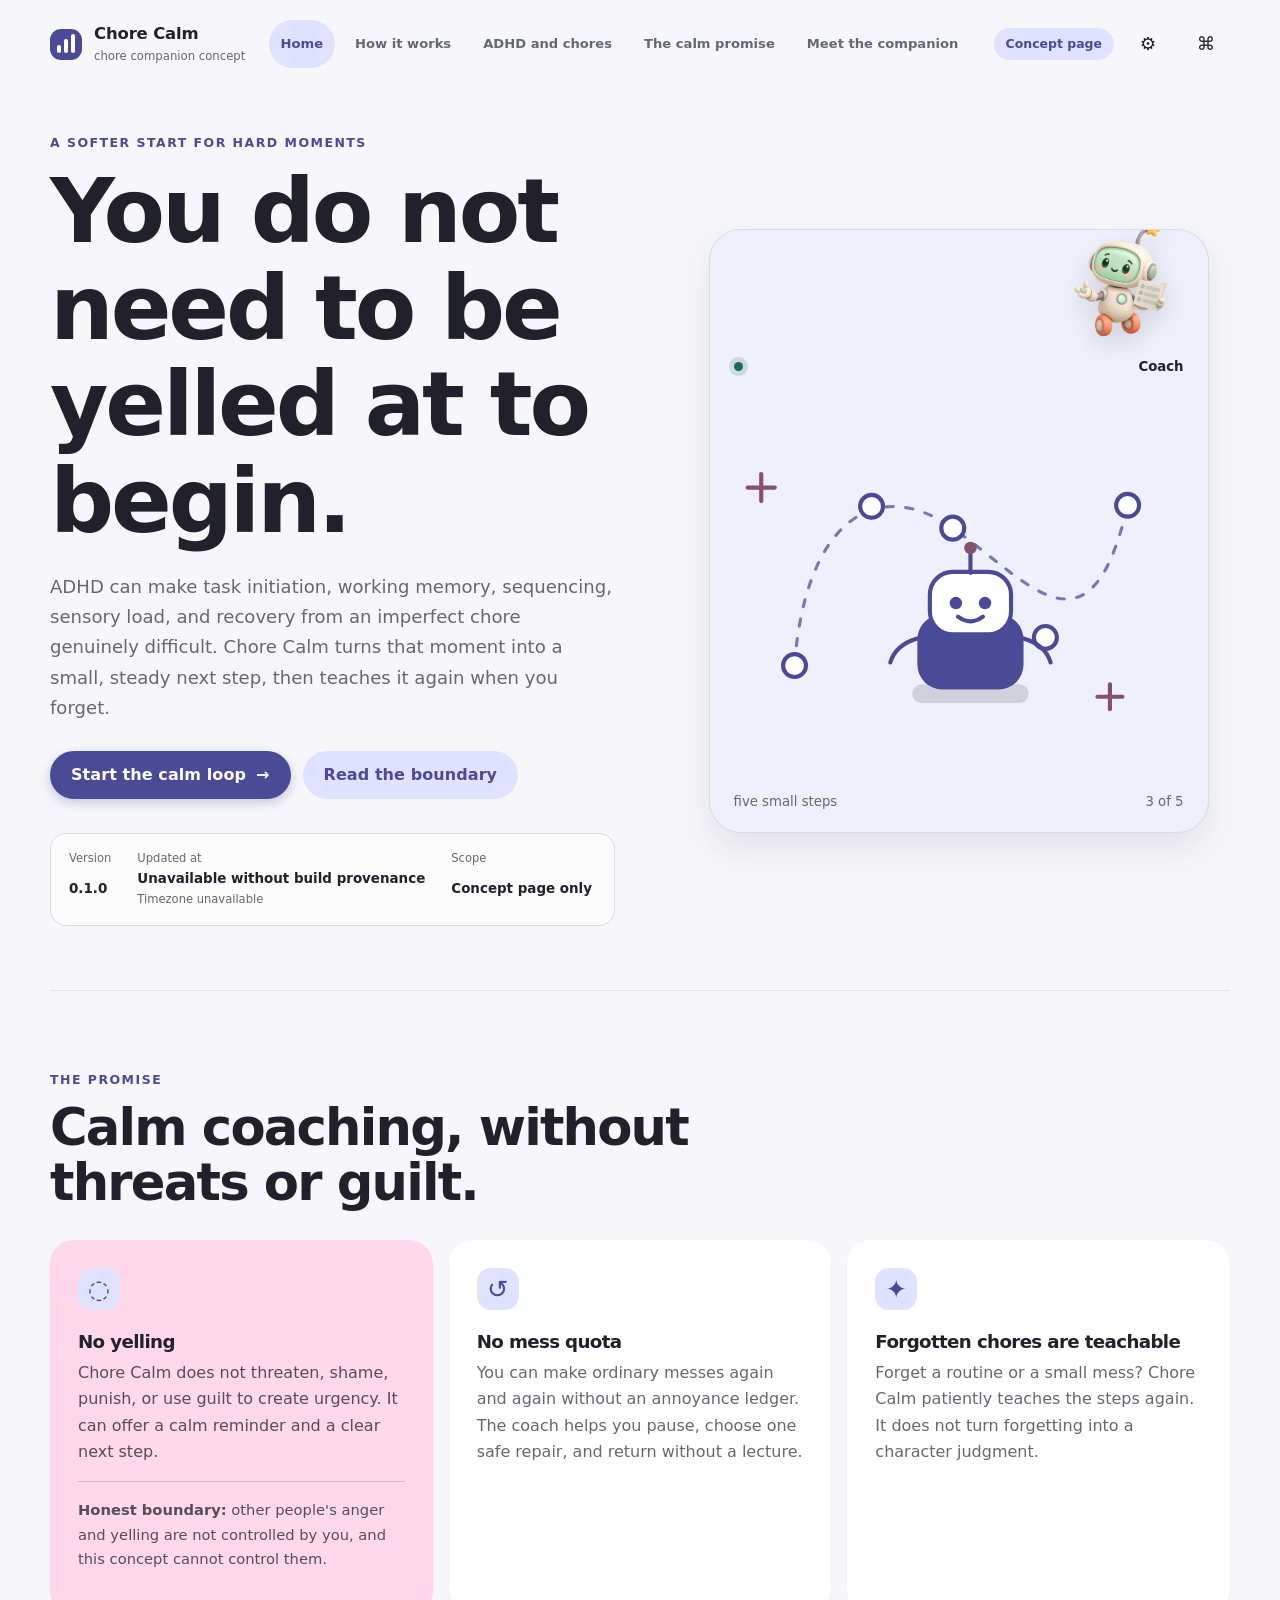
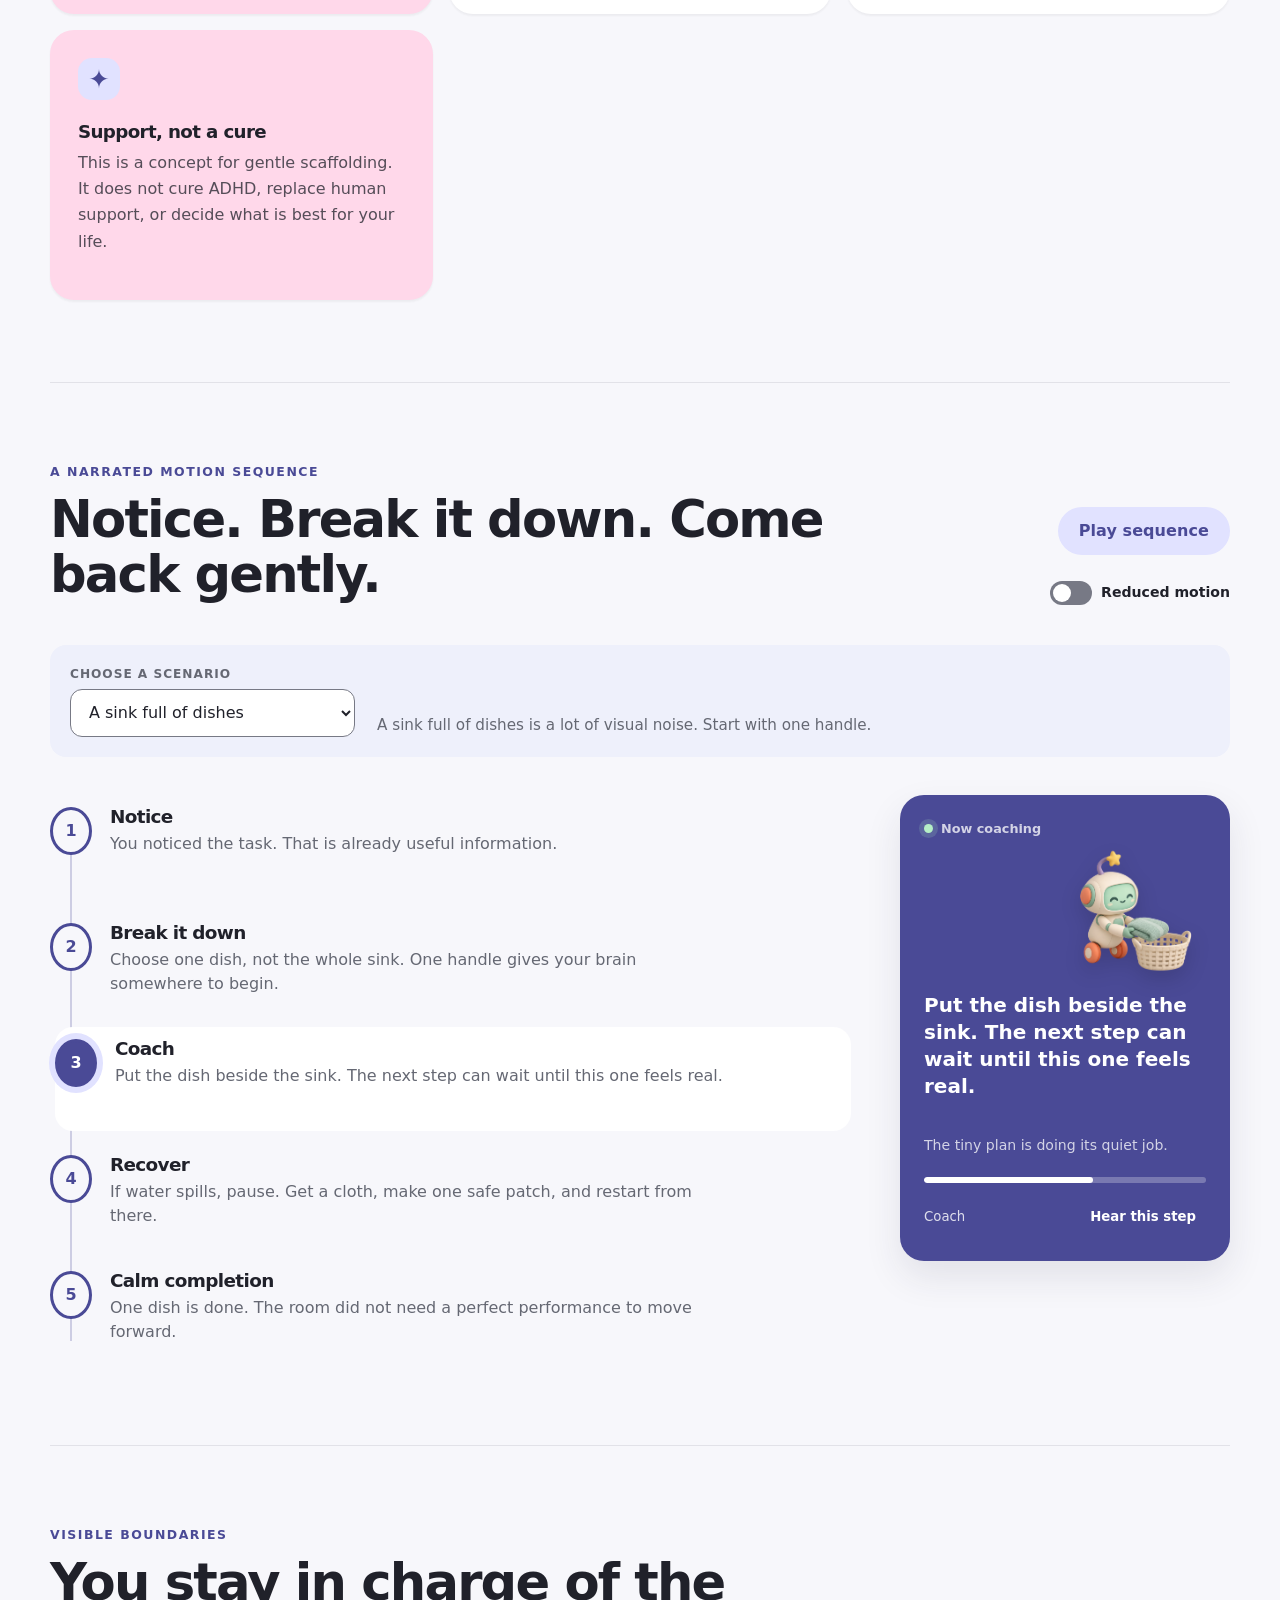
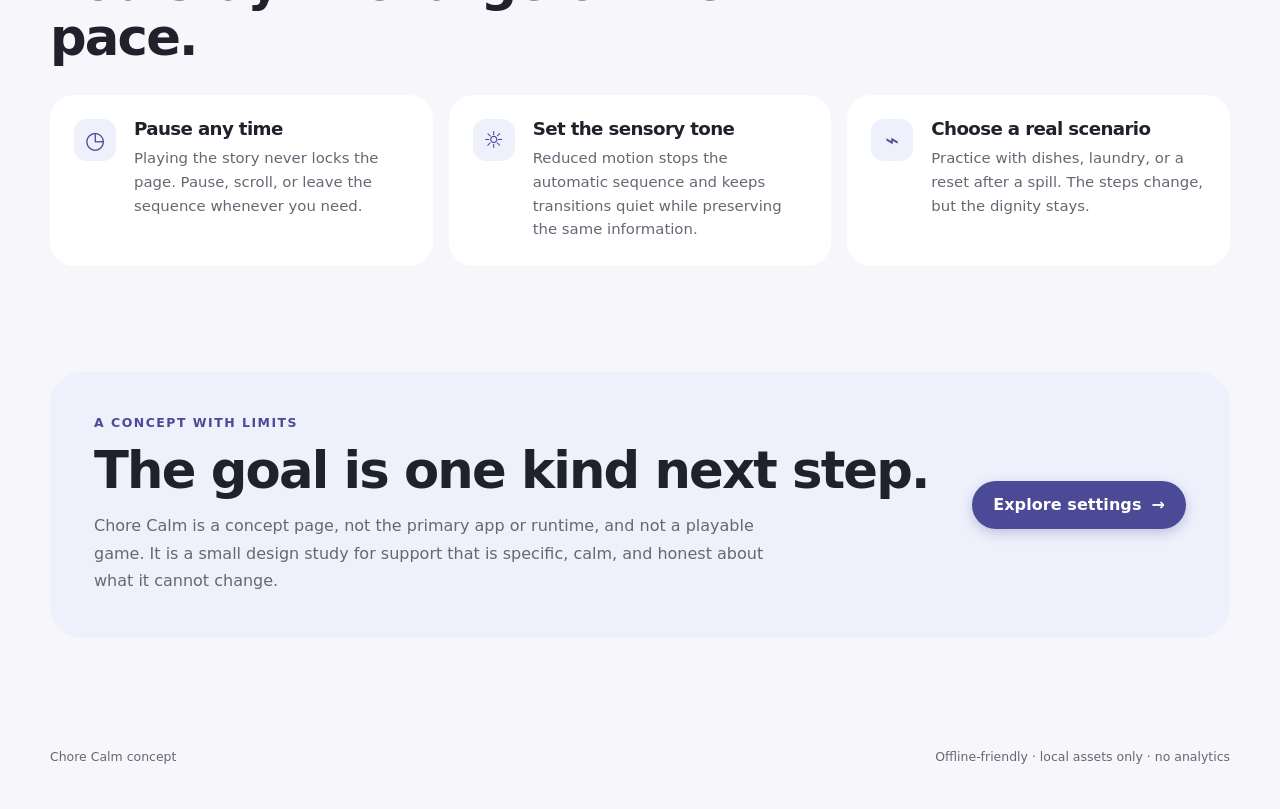
<file: index.html>
<!doctype html>
<html lang="en">
  <head>
    <meta charset="utf-8" />
    <meta name="viewport" content="width=device-width, initial-scale=1" />
    <meta name="robots" content="noindex, nofollow, noarchive" />
    <meta name="theme-color" content="#f6f7fb" />
    <meta name="description" content="A calm, non-shaming chore companion concept for difficult task starts and recovery moments." />
    <meta property="og:title" content="Chore Calm | A gentler way to begin" />
    <meta property="og:description" content="A calm chore companion concept with no mess quota, no yelling, and patient chore teaching." />
    <meta property="og:url" content="https://Ding-Ding-Projects.github.io/chore-calm/" />
    <meta property="og:type" content="website" />
    <meta property="og:site_name" content="Chore Calm" />
    <meta property="og:image" content="https://Ding-Ding-Projects.github.io/chore-calm/social-preview.png" />
    <meta property="og:image:width" content="1200" />
    <meta property="og:image:height" content="630" />
    <meta property="og:image:alt" content="Chore Calm companion robot with a calm five-step chore plan" />
    <meta name="twitter:card" content="summary_large_image" />
    <title>Chore Calm | A gentler way to begin</title>
    <link rel="icon" href="favicon.svg" type="image/svg+xml" />
    <link rel="stylesheet" href="styles.css" />
  </head>
  <body>
    <a class="skip-link" href="#main-content">Skip to content</a>
    <div class="app-shell">
      <header class="top-bar" aria-label="Page header">
        <md-link class="brand" href="#top" aria-label="Chore Calm home">
          <span class="brand-mark" aria-hidden="true"><span></span><span></span><span></span></span>
          <span>
            <strong>Chore Calm</strong>
            <small>chore companion concept</small>
          </span>
        </md-link>
        <nav class="page-nav" aria-label="Marketing pages"><md-link href="index.html" aria-current="page">Home</md-link><md-link href="how-it-works.html">How it works</md-link><md-link href="adhd-and-chores.html">ADHD and chores</md-link><md-link href="calm-promise.html">The calm promise</md-link><md-link href="about-robot.html">Meet the companion</md-link></nav>
        <div class="top-actions">
          <span class="concept-chip">Concept page</span>
          <md-icon-button class="icon-button" id="open-settings" aria-label="Open settings" aria-haspopup="dialog" aria-controls="settings-dialog" title="Open settings">⚙</md-icon-button>
          <md-icon-button class="icon-button" id="open-palette" aria-label="Open command palette" aria-haspopup="dialog" aria-controls="palette-dialog" title="Open command palette">⌘</md-icon-button>
        </div>
      </header>

      <main id="main-content" tabindex="-1">
        <section class="hero section-wrap" id="top" aria-labelledby="hero-title">
          <div class="hero-copy">
            <p class="eyebrow">A softer start for hard moments</p>
            <h1 id="hero-title">You do not need to be yelled at to begin.</h1>
            <p class="hero-lede">ADHD can make task initiation, working memory, sequencing, sensory load, and recovery from an imperfect chore genuinely difficult. Chore Calm turns that moment into a small, steady next step, then teaches it again when you forget.</p>
            <div class="hero-actions" role="group" aria-label="Explore the concept">
              <md-button class="button button-filled" id="start-story">Start the calm loop <span aria-hidden="true">→</span></md-button>
              <md-button class="button button-tonal" id="scroll-promise">Read the boundary</md-button>
            </div>
            <div class="provenance-card" aria-label="Concept provenance">
              <div><span class="meta-label">Version</span><strong id="version-value">0.1.0</strong></div>
              <div><span class="meta-label">Updated at</span><strong id="updated-value">Unavailable without build provenance</strong><small class="meta-label" id="updated-timezone">Timezone unavailable</small></div>
              <div><span class="meta-label">Scope</span><strong>Concept page only</strong></div>
            </div>
          </div>
          <div class="hero-visual" aria-label="Illustration of a small calm coaching loop">
            <div class="orbital-card">
              <img class="hero-mascot" src="assets/chore-calm-mascot-hero.png" alt="A friendly cream, mint, and coral companion robot holding a simple five-step card" />
              <div class="orbital-label"><span class="status-dot"></span><span id="story-status">Ready when you are</span></div>
              <svg class="orbital-art" viewBox="0 0 440 360" role="img" aria-labelledby="orbital-title orbital-description">
                <title id="orbital-title">A small robot beside a five-step path</title>
                <desc id="orbital-description">The path moves through notice, break-down, coaching, recovery, and calm completion.</desc>
                <path class="orbit-path" d="M62 258 C72 120 140 74 214 126 S346 259 382 104" />
                <circle class="path-node node-one" cx="62" cy="258" r="11" />
                <circle class="path-node node-two" cx="136" cy="105" r="11" />
                <circle class="path-node node-three" cx="214" cy="126" r="11" />
                <circle class="path-node node-four" cx="303" cy="231" r="11" />
                <circle class="path-node node-five" cx="382" cy="104" r="11" />
                <g class="robot" transform="translate(170 164)">
                  <rect class="robot-shadow" x="5" y="112" width="112" height="18" rx="9" />
                  <rect class="robot-body" x="10" y="45" width="102" height="72" rx="24" />
                  <rect class="robot-head" x="22" y="4" width="78" height="60" rx="22" />
                  <circle class="robot-eye" cx="47" cy="34" r="6" />
                  <circle class="robot-eye" cx="75" cy="34" r="6" />
                  <path class="robot-smile" d="M49 47 Q61 56 73 47" />
                  <path class="robot-antenna" d="M61 5 V-14" />
                  <circle class="robot-light" cx="61" cy="-19" r="6" />
                  <path class="robot-arm" d="M10 68 Q-11 74 -16 91" />
                  <path class="robot-arm" d="M112 68 Q133 74 138 91" />
                </g>
                <g class="sparkle sparkle-one" aria-hidden="true"><path d="M30 74v26M17 87h26" /></g>
                <g class="sparkle sparkle-two" aria-hidden="true"><path d="M365 276v24M353 288h24" /></g>
              </svg>
              <div class="orbital-footer"><span>five small steps</span><span id="step-count">1 of 5</span></div>
            </div>
          </div>
        </section>

        <section class="promise-section section-wrap" id="promise" aria-labelledby="promise-title">
          <div class="section-heading">
            <p class="eyebrow">The promise</p>
            <h2 id="promise-title">Calm coaching, without threats or guilt.</h2>
          </div>
          <div class="promise-grid">
            <article class="promise-card promise-card-primary">
              <span class="large-icon" aria-hidden="true">◌</span>
              <h3>No yelling</h3>
              <p>Chore Calm does not threaten, shame, punish, or use guilt to create urgency. It can offer a calm reminder and a clear next step.</p>
              <p class="boundary-note"><strong>Honest boundary:</strong> other people's anger and yelling are not controlled by you, and this concept cannot control them.</p>
            </article>
            <article class="promise-card">
              <span class="large-icon" aria-hidden="true">↺</span>
              <h3>No mess quota</h3>
              <p>You can make ordinary messes again and again without an annoyance ledger. The coach helps you pause, choose one safe repair, and return without a lecture.</p>
            </article>
            <article class="promise-card">
              <span class="large-icon" aria-hidden="true">✦</span>
              <h3>Forgotten chores are teachable</h3>
              <p>Forget a routine or a small mess? Chore Calm patiently teaches the steps again. It does not turn forgetting into a character judgment.</p>
            </article>
            <article class="promise-card promise-card-primary">
              <span class="large-icon" aria-hidden="true">✦</span>
              <h3>Support, not a cure</h3>
              <p>This is a concept for gentle scaffolding. It does not cure ADHD, replace human support, or decide what is best for your life.</p>
            </article>
          </div>
        </section>

        <section class="story-section section-wrap" id="story" aria-labelledby="story-title">
          <div class="story-header">
            <div>
              <p class="eyebrow">A narrated motion sequence</p>
              <h2 id="story-title">Notice. Break it down. Come back gently.</h2>
            </div>
            <div class="story-tools" role="group" aria-label="Motion controls">
              <md-button class="button button-tonal" id="play-story" aria-pressed="false">Play sequence</md-button>
              <label class="switch-label"><md-switch id="reduced-motion" aria-label="Reduced motion"></md-switch><span>Reduced motion</span></label>
            </div>
          </div>
          <div class="scenario-bar">
            <label for="scenario-select"><span class="field-label">Choose a scenario</span><md-select id="scenario-select" aria-label="Choose a scenario"></md-select></label>
            <p id="scenario-description">A sink full of dishes is a lot of visual noise. Start with one handle.</p>
          </div>
          <div class="story-layout">
            <div class="story-rail" aria-label="Coaching sequence">
              <div class="rail-line" aria-hidden="true"></div>
              <ol id="story-steps" class="story-steps"></ol>
            </div>
            <aside class="narration-card" aria-live="polite" aria-atomic="true">
              <div class="narration-topline"><span class="status-dot"></span><span id="narration-kicker">Now coaching</span></div>
              <img class="story-character" id="story-character" src="assets/chore-calm-first-step.png" alt="The companion robot carrying a folded towel toward a basket" />
              <p id="narration-text">You noticed the task. That is already useful information.</p>
              <p class="tone-note" id="tone-note">Steady support is available.</p>
              <div class="narration-progress"><span id="narration-progress-bar"></span></div>
              <div class="narration-footer"><span id="narration-step-label">Notice</span><md-button class="text-button" id="narrate-now">Hear this step</md-button></div>
            </aside>
          </div>
        </section>

        <section class="controls-section section-wrap" id="controls" aria-labelledby="controls-title">
          <div class="section-heading">
            <p class="eyebrow">Visible boundaries</p>
            <h2 id="controls-title">You stay in charge of the pace.</h2>
          </div>
          <div class="control-grid">
            <article class="control-card">
              <div class="control-card-icon" aria-hidden="true">◷</div>
              <div><h3>Pause any time</h3><p>Playing the story never locks the page. Pause, scroll, or leave the sequence whenever you need.</p></div>
            </article>
            <article class="control-card">
              <div class="control-card-icon" aria-hidden="true">☼</div>
              <div><h3>Set the sensory tone</h3><p>Reduced motion stops the automatic sequence and keeps transitions quiet while preserving the same information.</p></div>
            </article>
            <article class="control-card">
              <div class="control-card-icon" aria-hidden="true">⌁</div>
              <div><h3>Choose a real scenario</h3><p>Practice with dishes, laundry, or a reset after a spill. The steps change, but the dignity stays.</p></div>
            </article>
          </div>
        </section>

        <section class="closing-section section-wrap" aria-labelledby="closing-title">
          <div class="closing-card">
            <div><p class="eyebrow">A concept with limits</p><h2 id="closing-title">The goal is one kind next step.</h2><p>Chore Calm is a concept page, not the primary app or runtime, and not a playable game. It is a small design study for support that is specific, calm, and honest about what it cannot change.</p></div>
            <md-button class="button button-filled" id="open-settings-bottom">Explore settings <span aria-hidden="true">→</span></md-button>
          </div>
        </section>
      </main>

      <footer class="footer section-wrap">
        <span>Chore Calm concept</span><span>Offline-friendly · local assets only · no analytics</span>
      </footer>
    </div>

    <div class="toast-region" id="toast-region" aria-live="polite" aria-atomic="true"></div>

    <dialog class="surface-dialog" id="settings-dialog" aria-labelledby="settings-title">
      <div class="dialog-header"><div><p class="eyebrow">Personalize this concept</p><h2 id="settings-title">Settings</h2></div><md-icon-button class="icon-button close-dialog" aria-label="Close settings">×</md-icon-button></div>
      <div class="dialog-scroll">
        <section class="settings-group" aria-labelledby="language-settings-title"><h3 id="language-settings-title">Language and tone</h3>
          <label class="field-row" for="language-mode"><span><strong>Language mode</strong><small>English, Cantonese, or both</small></span><md-select id="language-mode" aria-label="Language mode"><option value="en">English</option><option value="zh">廣東話</option><option value="bilingual">Bilingual / 雙語</option></md-select></label>
          <label class="field-row" for="english-funny"><span><strong>English tone</strong><small>Level 1 is steady, level 5 is playful</small></span><md-slider id="english-funny" min="1" max="5" value="5" aria-label="English tone"></md-slider></label>
          <label class="field-row" for="cantonese-funny"><span><strong>Cantonese tone</strong><small>Level 1 is steady, level 5 is playful</small></span><md-slider id="cantonese-funny" min="1" max="5" value="5" aria-label="Cantonese tone"></md-slider></label>
          <label class="switch-label full-row"><md-switch id="show-emojis" checked aria-label="Show decorative emojis in messages"></md-switch><span>Show decorative emojis in messages</span></label>
        </section>
        <section class="settings-group" aria-labelledby="appearance-settings-title"><h3 id="appearance-settings-title">Appearance</h3>
          <label class="field-row" for="theme-mode"><span><strong>Theme</strong><small>Stored on this device</small></span><md-select id="theme-mode" aria-label="Theme"><option value="system">Use device setting</option><option value="light">Light</option><option value="dark">Dark</option></md-select></label>
          <md-button class="button button-outlined full-row" id="reset-panel">Reset panel layout</md-button>
        </section>
        <section class="settings-group" aria-labelledby="narration-settings-title"><h3 id="narration-settings-title">Narration</h3>
          <label class="switch-label full-row"><md-switch id="narration-enabled" aria-label="Enable spoken coaching"></md-switch><span>Enable spoken coaching (off by default)</span></label>
          <label class="field-row" for="narration-language"><span><strong>Narration language</strong><small>Both speaks English, then Cantonese</small></span><md-select id="narration-language" aria-label="Narration language"><option value="en">English</option><option value="zh">廣東話</option><option value="both">Both / 兩種</option></md-select></label>
          <label class="field-row" for="english-voice"><span><strong>English voice</strong><small>Choose automatically uses the available voice</small></span><md-select id="english-voice" aria-label="English voice"><option value="auto">Choose automatically</option></md-select></label>
          <label class="field-row" for="cantonese-voice"><span><strong>Cantonese voice</strong><small>Uses a local Cantonese voice when available</small></span><md-select id="cantonese-voice" aria-label="Cantonese voice"><option value="auto">Choose automatically</option></md-select></label>
          <label class="field-row" for="speech-rate"><span><strong>Rate</strong><small id="speech-rate-value">1.0</small></span><md-slider id="speech-rate" min="0.5" max="2" step="0.1" value="1" aria-label="Speech rate"></md-slider></label>
          <label class="field-row" for="speech-pitch"><span><strong>Pitch</strong><small id="speech-pitch-value">1.0</small></span><md-slider id="speech-pitch" min="0.5" max="2" step="0.1" value="1" aria-label="Speech pitch"></md-slider></label>
        </section>
        <section class="settings-group" aria-labelledby="privacy-settings-title"><h3 id="privacy-settings-title">Local privacy</h3>
          <p class="settings-copy">This page makes no network calls. A vocabulary file is read locally and only a validated local copy can be stored in this browser. Do not upload a file containing sensitive information on a shared device.</p>
          <div class="file-picker full-row"><md-file-picker id="vocabulary-file" accept="application/json,.json" label="Choose local JSON" aria-label="Choose local JSON"></md-file-picker><span id="vocabulary-status">No file loaded</span></div>
          <md-button class="text-button full-row" id="clear-vocabulary">Clear local vocabulary</md-button>
        </section>
      </div>
      <div class="dialog-actions"><md-button class="button button-tonal close-dialog">Done</md-button></div>
    </dialog>

    <dialog class="surface-dialog palette-dialog" id="palette-dialog" aria-labelledby="palette-title">
      <div class="dialog-header"><div><p class="eyebrow">Quick navigation</p><h2 id="palette-title">Command palette</h2></div><md-icon-button class="icon-button close-dialog" aria-label="Close command palette">×</md-icon-button></div>
      <label class="palette-search" for="palette-input"><span aria-hidden="true">⌕</span><md-search id="palette-input" placeholder="Search controls and sections" autocomplete="off" aria-label="Search controls and sections"></md-search></label>
      <ul class="palette-results" id="palette-results" role="listbox" aria-label="Command results"></ul>
      <p class="palette-hint"><kbd>↑</kbd><kbd>↓</kbd> to move · <kbd>Enter</kbd> to open · <kbd>Esc</kbd> to close</p>
    </dialog>

    <script src="build-provenance.js"></script>
    <script src="md3-components.js"></script>
    <script src="content.js"></script>
    <script src="script.js"></script>
  </body>
</html>
</file>
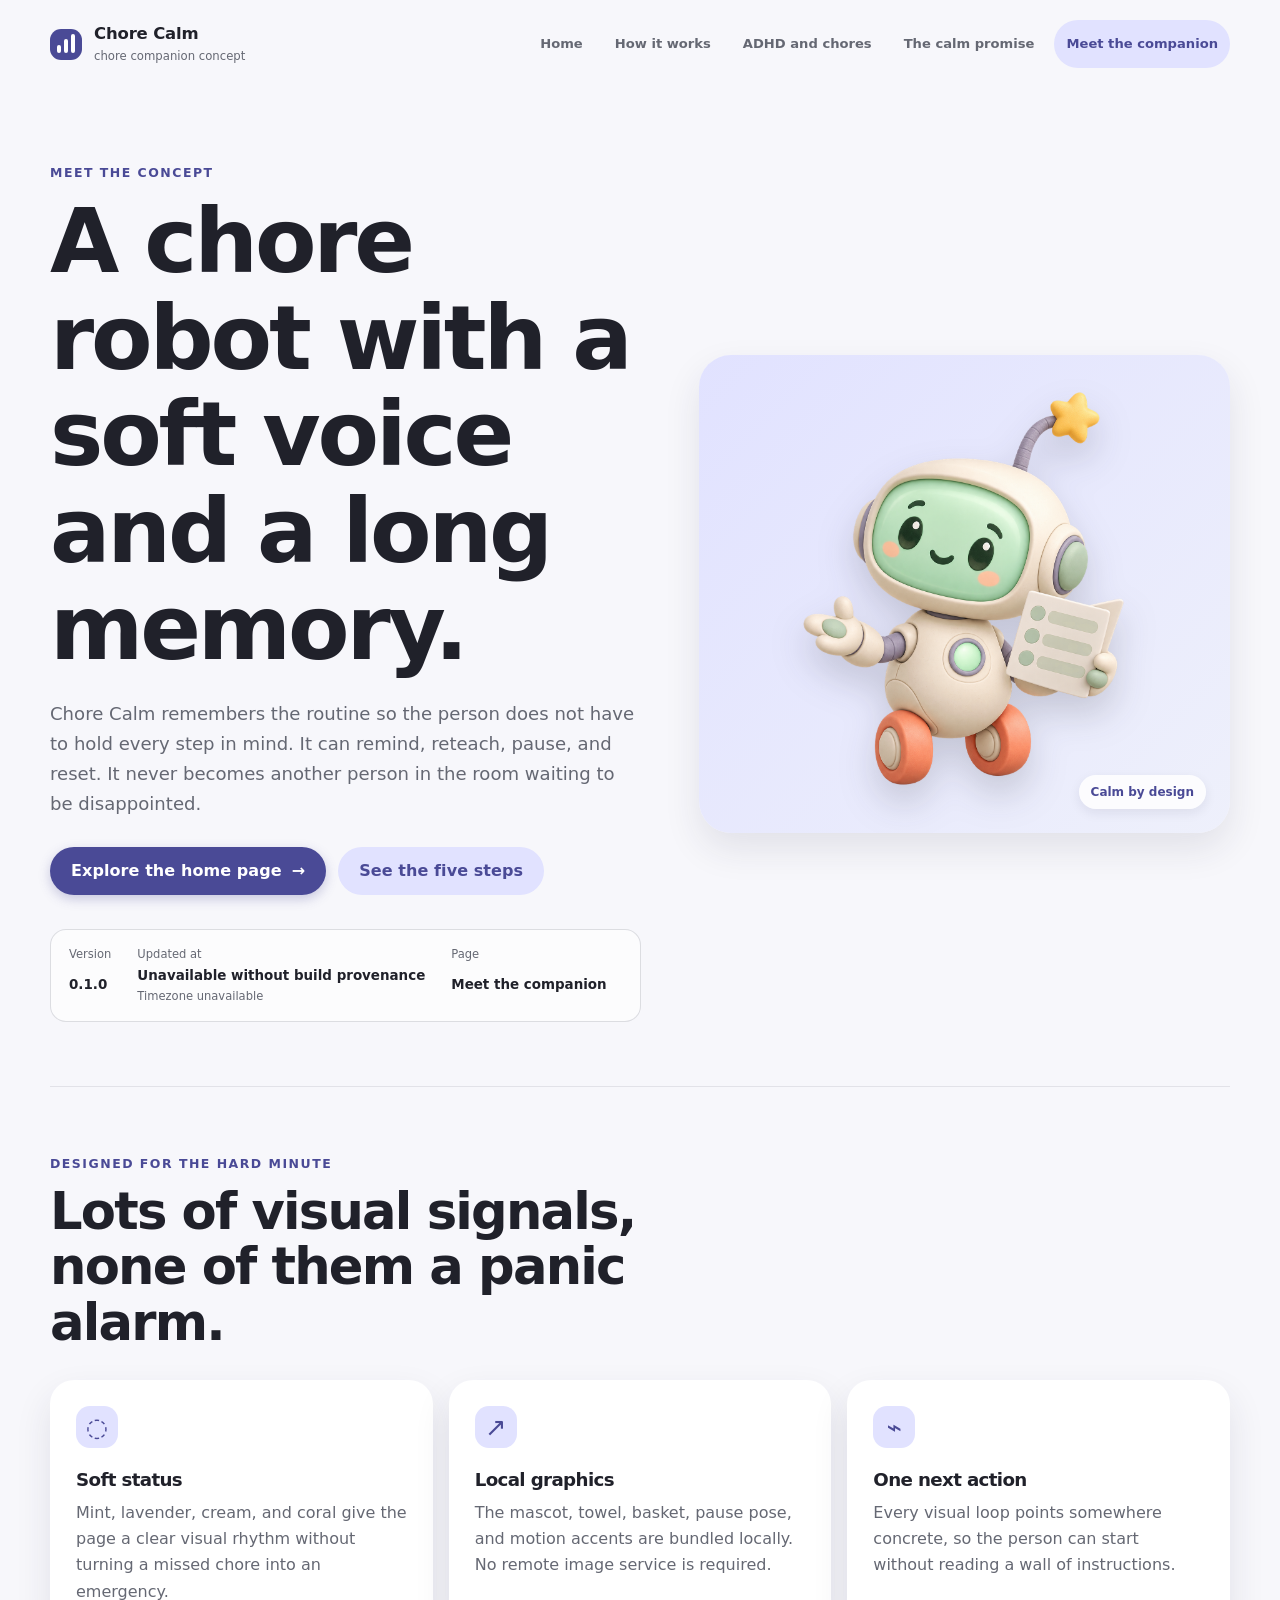
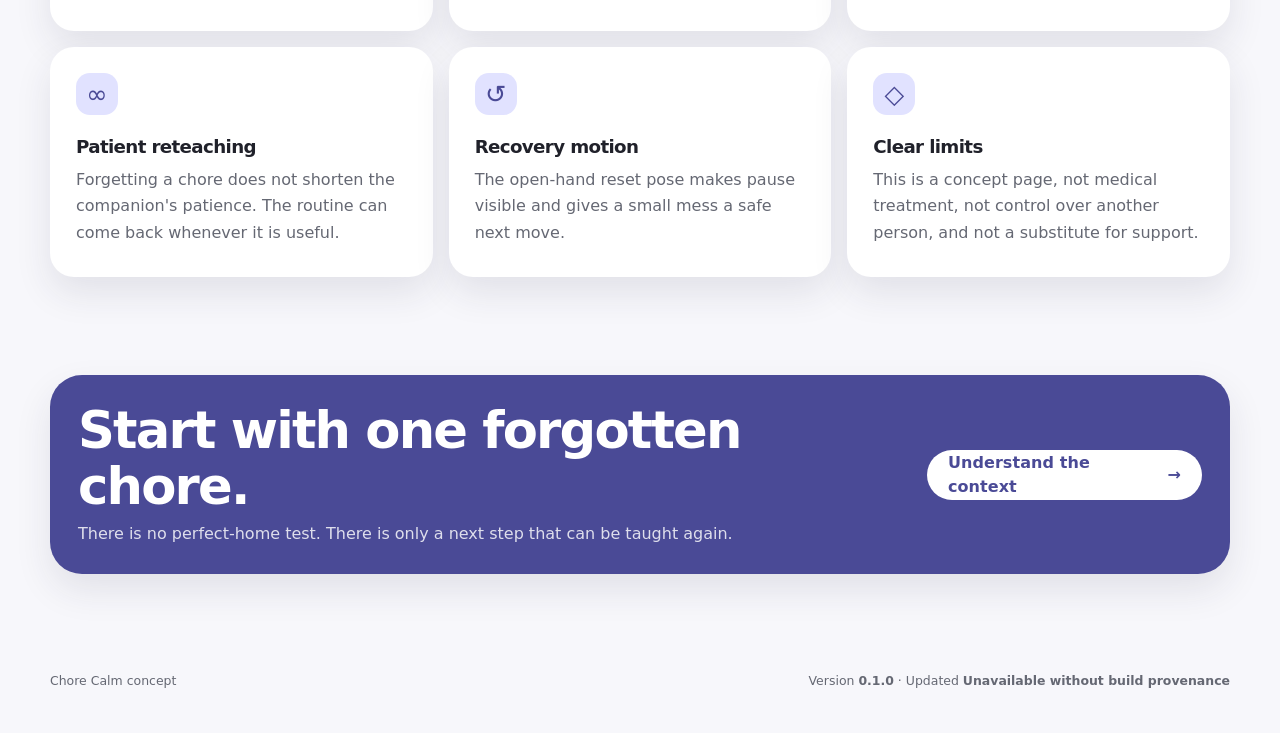
<file: about-robot.html>
<!doctype html>
<html lang="en">
  <head>
    <meta charset="utf-8" /><meta name="viewport" content="width=device-width, initial-scale=1" /><meta name="robots" content="noindex, nofollow, noarchive" /><meta name="theme-color" content="#f6f7fb" />
    <meta name="description" content="Meet the Chore Calm robot concept, its local-first graphics, and its clear limits." />
    <meta property="og:title" content="Meet the chore companion | Chore Calm" /><meta property="og:description" content="A friendly robot concept for patient teaching, calm reminders, and gentle resets." /><meta property="og:url" content="https://ding-ding-projects.github.io/chore-calm/about-robot.html" /><meta property="og:type" content="website" /><meta property="og:site_name" content="Chore Calm" /><meta property="og:image" content="https://ding-ding-projects.github.io/chore-calm/social-preview.png" /><meta property="og:image:width" content="1200" /><meta property="og:image:height" content="630" /><meta property="og:image:alt" content="Friendly Chore Calm robot holding a five-step card" /><meta name="twitter:card" content="summary_large_image" />
    <title>Meet the chore companion | Chore Calm</title><link rel="icon" href="favicon.svg" type="image/svg+xml" /><link rel="stylesheet" href="styles.css" />
  </head>
  <body><a class="skip-link" href="#main-content">Skip to content</a><div class="app-shell">
    <header class="top-bar" aria-label="Page header"><md-link class="brand" href="index.html" aria-label="Chore Calm home"><span class="brand-mark" aria-hidden="true"><span></span><span></span><span></span></span><span><strong>Chore Calm</strong><small>chore companion concept</small></span></md-link><nav class="page-nav" aria-label="Marketing pages"><md-link href="index.html">Home</md-link><md-link href="how-it-works.html">How it works</md-link><md-link href="adhd-and-chores.html">ADHD and chores</md-link><md-link href="calm-promise.html">The calm promise</md-link><md-link href="about-robot.html" aria-current="page">Meet the companion</md-link></nav></header>
    <main id="main-content" class="marketing-page" tabindex="-1">
      <section class="marketing-hero section-wrap" aria-labelledby="robot-title"><div><p class="eyebrow">Meet the concept</p><h1 id="robot-title">A chore robot with a soft voice and a long memory.</h1><p class="hero-lede">Chore Calm remembers the routine so the person does not have to hold every step in mind. It can remind, reteach, pause, and reset. It never becomes another person in the room waiting to be disappointed.</p><div class="hero-actions"><md-button class="button button-filled" href="index.html">Explore the home page <span aria-hidden="true">→</span></md-button><md-button class="button button-tonal" href="how-it-works.html">See the five steps</md-button></div><div class="provenance-card" aria-label="Page provenance"><div><span class="meta-label">Version</span><strong data-version>0.1.0</strong></div><div><span class="meta-label">Updated at</span><strong data-updated>Unavailable</strong><small class="meta-label" data-timezone>Timezone unavailable</small></div><div><span class="meta-label">Page</span><strong>Meet the companion</strong></div></div></div><div class="marketing-hero-art"><img src="assets/chore-calm-mascot-hero.png" alt="Friendly cream, mint, and coral Chore Calm robot holding a five-step card" /><span class="graphic-badge">Calm by design</span></div></section>
      <section class="section-wrap graphics-section" aria-labelledby="details-title"><div class="section-heading"><p class="eyebrow">Designed for the hard minute</p><h2 id="details-title">Lots of visual signals, none of them a panic alarm.</h2></div><div class="marketing-grid">
        <md-card class="marketing-card"><span class="large-icon" aria-hidden="true">◌</span><h3>Soft status</h3><p>Mint, lavender, cream, and coral give the page a clear visual rhythm without turning a missed chore into an emergency.</p></md-card>
        <md-card class="marketing-card"><span class="large-icon" aria-hidden="true">↗</span><h3>Local graphics</h3><p>The mascot, towel, basket, pause pose, and motion accents are bundled locally. No remote image service is required.</p></md-card>
        <md-card class="marketing-card"><span class="large-icon" aria-hidden="true">⌁</span><h3>One next action</h3><p>Every visual loop points somewhere concrete, so the person can start without reading a wall of instructions.</p></md-card>
        <md-card class="marketing-card"><span class="large-icon" aria-hidden="true">∞</span><h3>Patient reteaching</h3><p>Forgetting a chore does not shorten the companion's patience. The routine can come back whenever it is useful.</p></md-card>
        <md-card class="marketing-card"><span class="large-icon" aria-hidden="true">↺</span><h3>Recovery motion</h3><p>The open-hand reset pose makes pause visible and gives a small mess a safe next move.</p></md-card>
        <md-card class="marketing-card promise-card-primary"><span class="large-icon" aria-hidden="true">◇</span><h3>Clear limits</h3><p>This is a concept page, not medical treatment, not control over another person, and not a substitute for support.</p></md-card>
      </div></section>
<section class="section-wrap marketing-cta"><div><h2>Start with one forgotten chore.</h2><p>There is no perfect-home test. There is only a next step that can be taught again.</p></div><md-button class="button button-tonal" href="adhd-and-chores.html">Understand the context <span aria-hidden="true">→</span></md-button></section>
    </main><footer class="footer section-wrap"><span>Chore Calm concept</span><span>Version <strong data-version>0.1.0</strong> · Updated <strong data-updated>unavailable</strong></span></footer>
  </div><script src="build-provenance.js"></script><script src="md3-components.js"></script><script src="marketing-page.js"></script></body>
</html>
</file>
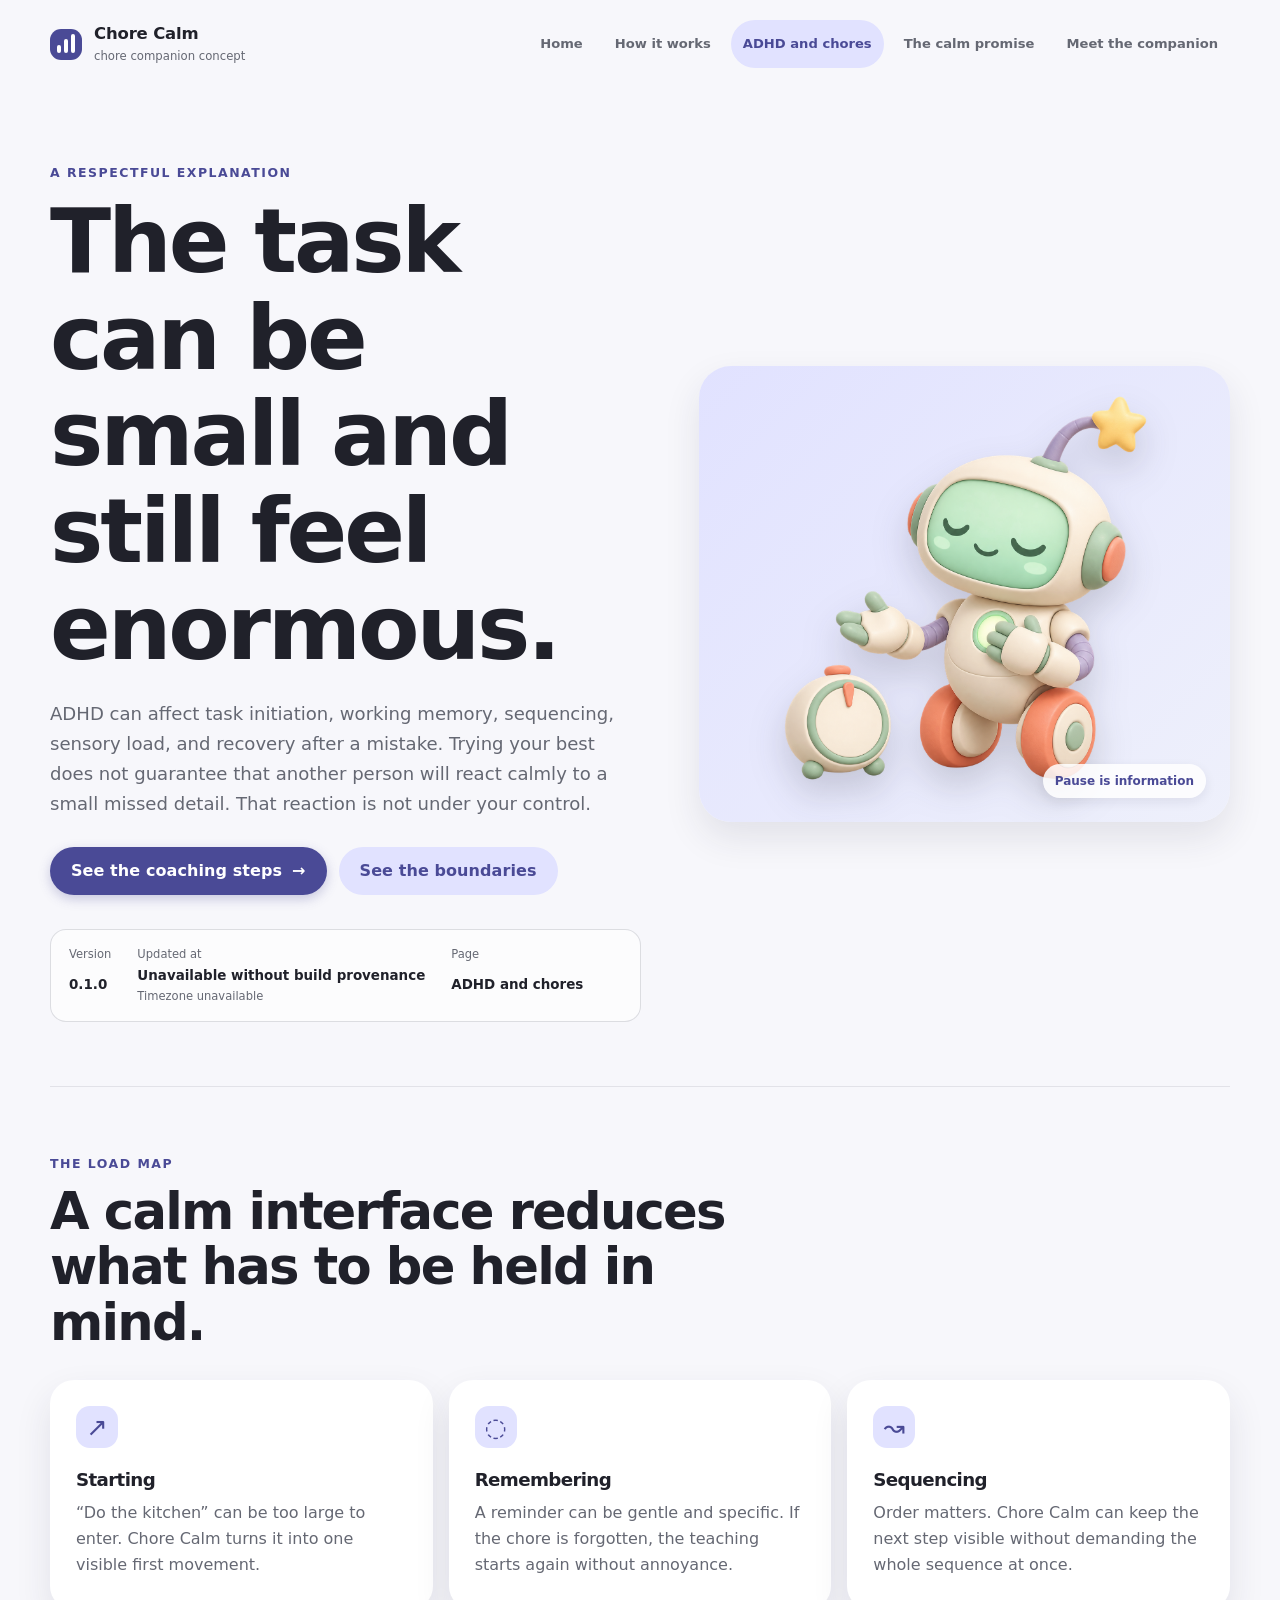
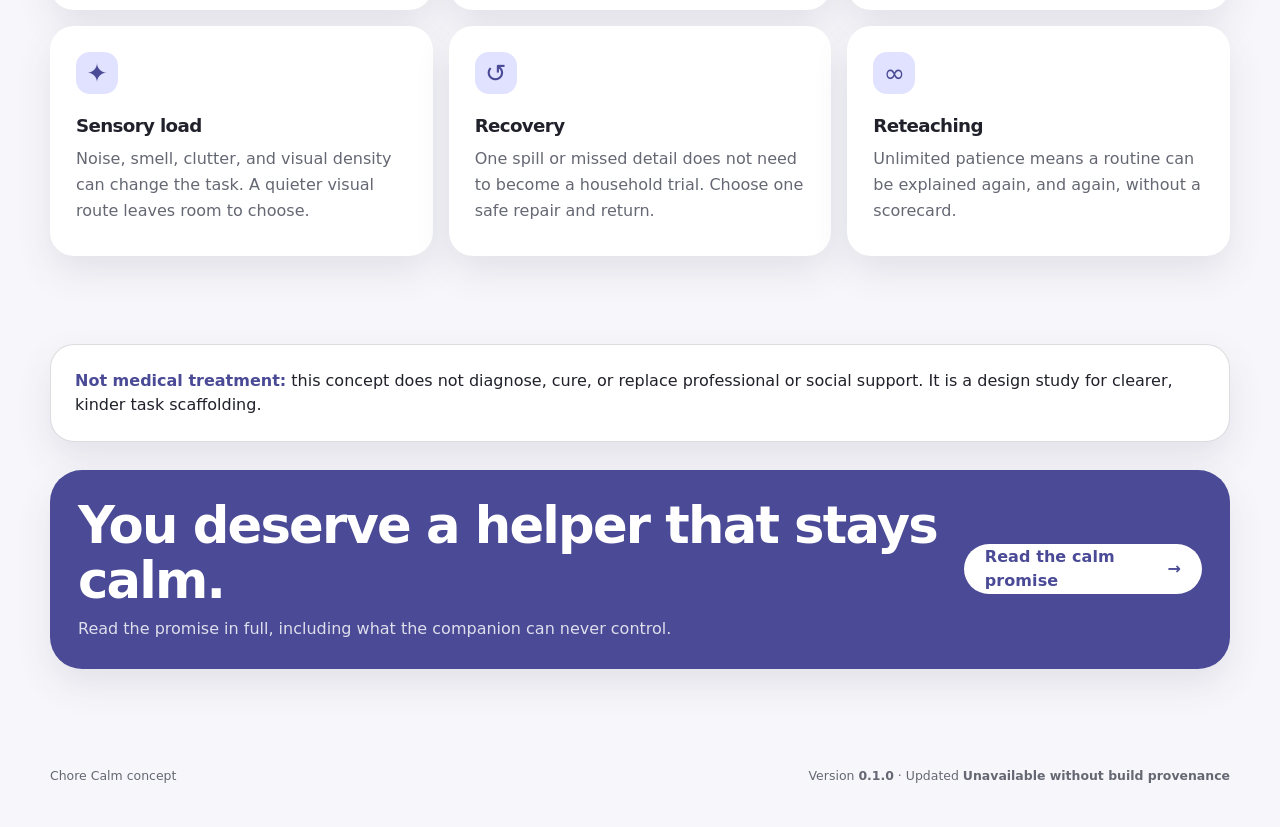
<file: adhd-and-chores.html>
<!doctype html>
<html lang="en">
  <head>
    <meta charset="utf-8" /><meta name="viewport" content="width=device-width, initial-scale=1" /><meta name="robots" content="noindex, nofollow, noarchive" /><meta name="theme-color" content="#f6f7fb" />
    <meta name="description" content="A respectful explanation of why chores can be difficult with ADHD and how a calm companion can help." />
    <meta property="og:title" content="ADHD and chores | Chore Calm" /><meta property="og:description" content="Task initiation, working memory, sequencing, sensory load, and recovery explained with dignity." /><meta property="og:url" content="https://ding-ding-projects.github.io/chore-calm/adhd-and-chores.html" /><meta property="og:type" content="website" /><meta property="og:site_name" content="Chore Calm" /><meta property="og:image" content="https://ding-ding-projects.github.io/chore-calm/social-preview.png" /><meta property="og:image:width" content="1200" /><meta property="og:image:height" content="630" /><meta property="og:image:alt" content="Chore Calm robot with calm chore coaching steps" /><meta name="twitter:card" content="summary_large_image" />
    <title>ADHD and chores | Chore Calm</title><link rel="icon" href="favicon.svg" type="image/svg+xml" /><link rel="stylesheet" href="styles.css" />
  </head>
  <body><a class="skip-link" href="#main-content">Skip to content</a><div class="app-shell">
    <header class="top-bar" aria-label="Page header"><md-link class="brand" href="index.html" aria-label="Chore Calm home"><span class="brand-mark" aria-hidden="true"><span></span><span></span><span></span></span><span><strong>Chore Calm</strong><small>chore companion concept</small></span></md-link><nav class="page-nav" aria-label="Marketing pages"><md-link href="index.html">Home</md-link><md-link href="how-it-works.html">How it works</md-link><md-link href="adhd-and-chores.html" aria-current="page">ADHD and chores</md-link><md-link href="calm-promise.html">The calm promise</md-link><md-link href="about-robot.html">Meet the companion</md-link></nav></header>
    <main id="main-content" class="marketing-page" tabindex="-1">
<section class="marketing-hero section-wrap" aria-labelledby="adhd-title"><div><p class="eyebrow">A respectful explanation</p><h1 id="adhd-title">The task can be small and still feel enormous.</h1><p class="hero-lede">ADHD can affect task initiation, working memory, sequencing, sensory load, and recovery after a mistake. Trying your best does not guarantee that another person will react calmly to a small missed detail. That reaction is not under your control.</p><div class="hero-actions"><md-button class="button button-filled" href="how-it-works.html">See the coaching steps <span aria-hidden="true">→</span></md-button><md-button class="button button-tonal" href="calm-promise.html">See the boundaries</md-button></div><div class="provenance-card" aria-label="Page provenance"><div><span class="meta-label">Version</span><strong data-version>0.1.0</strong></div><div><span class="meta-label">Updated at</span><strong data-updated>Unavailable</strong><small class="meta-label" data-timezone>Timezone unavailable</small></div><div><span class="meta-label">Page</span><strong>ADHD and chores</strong></div></div></div><div class="marketing-hero-art"><img src="assets/chore-calm-reset-pose.png" alt="The Chore Calm robot offering a pause gesture beside a timer" /><span class="graphic-badge">Pause is information</span></div></section>
      <section class="section-wrap graphics-section" aria-labelledby="needs-title"><div class="section-heading"><p class="eyebrow">The load map</p><h2 id="needs-title">A calm interface reduces what has to be held in mind.</h2></div><div class="marketing-grid">
        <md-card class="marketing-card"><span class="large-icon" aria-hidden="true">↗</span><h3>Starting</h3><p>“Do the kitchen” can be too large to enter. Chore Calm turns it into one visible first movement.</p></md-card>
        <md-card class="marketing-card"><span class="large-icon" aria-hidden="true">◌</span><h3>Remembering</h3><p>A reminder can be gentle and specific. If the chore is forgotten, the teaching starts again without annoyance.</p></md-card>
        <md-card class="marketing-card"><span class="large-icon" aria-hidden="true">↝</span><h3>Sequencing</h3><p>Order matters. Chore Calm can keep the next step visible without demanding the whole sequence at once.</p></md-card>
        <md-card class="marketing-card"><span class="large-icon" aria-hidden="true">✦</span><h3>Sensory load</h3><p>Noise, smell, clutter, and visual density can change the task. A quieter visual route leaves room to choose.</p></md-card>
        <md-card class="marketing-card"><span class="large-icon" aria-hidden="true">↺</span><h3>Recovery</h3><p>One spill or missed detail does not need to become a household trial. Choose one safe repair and return.</p></md-card>
        <md-card class="marketing-card promise-card-primary"><span class="large-icon" aria-hidden="true">∞</span><h3>Reteaching</h3><p>Unlimited patience means a routine can be explained again, and again, without a scorecard.</p></md-card>
      </div></section>
      <section class="section-wrap marketing-band"><strong>Not medical treatment:</strong> this concept does not diagnose, cure, or replace professional or social support. It is a design study for clearer, kinder task scaffolding.</section>
<section class="section-wrap marketing-cta"><div><h2>You deserve a helper that stays calm.</h2><p>Read the promise in full, including what the companion can never control.</p></div><md-button class="button button-tonal" href="calm-promise.html">Read the calm promise <span aria-hidden="true">→</span></md-button></section>
    </main><footer class="footer section-wrap"><span>Chore Calm concept</span><span>Version <strong data-version>0.1.0</strong> · Updated <strong data-updated>unavailable</strong></span></footer>
  </div><script src="build-provenance.js"></script><script src="md3-components.js"></script><script src="marketing-page.js"></script></body>
</html>
</file>
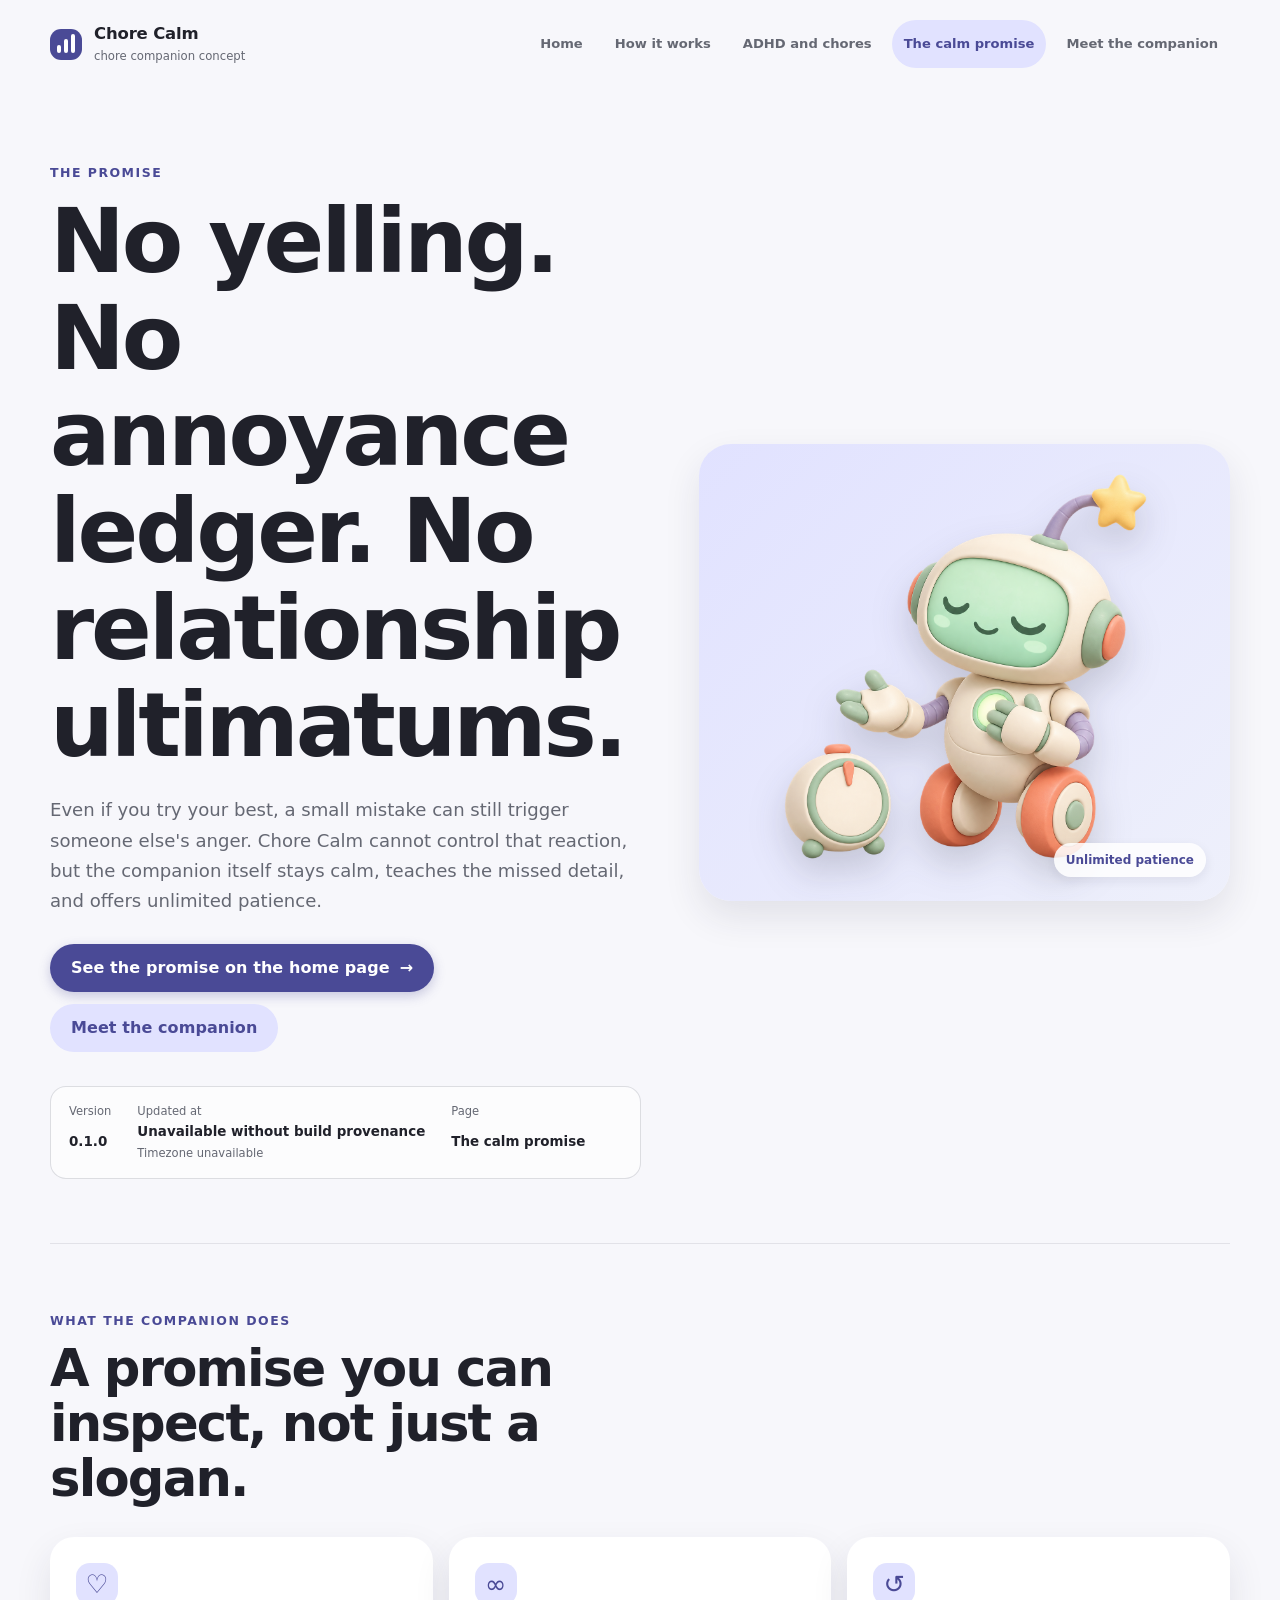
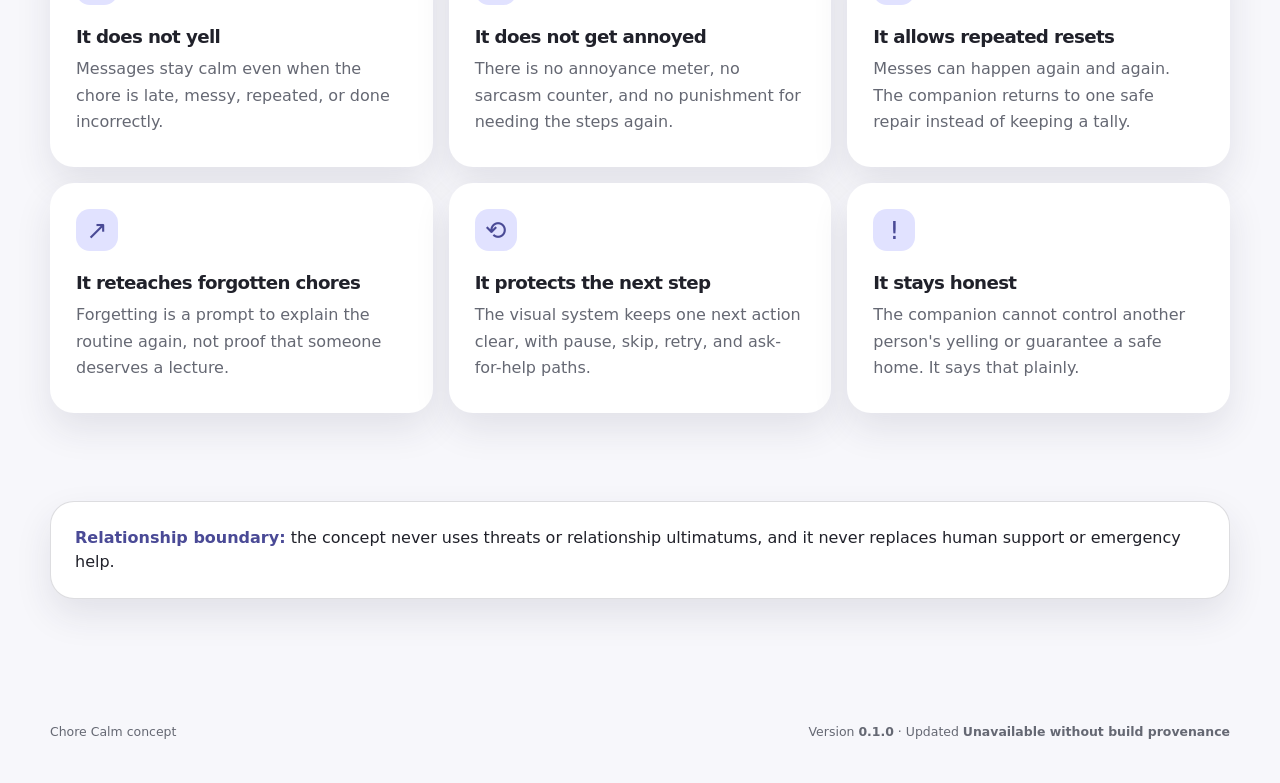
<file: calm-promise.html>
<!doctype html>
<html lang="en">
  <head>
    <meta charset="utf-8" /><meta name="viewport" content="width=device-width, initial-scale=1" /><meta name="robots" content="noindex, nofollow, noarchive" /><meta name="theme-color" content="#f6f7fb" />
    <meta name="description" content="The Chore Calm promise: no yelling, no annoyance ledger, no relationship ultimatum, and patient reteaching." />
    <meta property="og:title" content="The calm promise | Chore Calm" /><meta property="og:description" content="A chore companion that stays patient when a small detail is missed." /><meta property="og:url" content="https://ding-ding-projects.github.io/chore-calm/calm-promise.html" /><meta property="og:type" content="website" /><meta property="og:site_name" content="Chore Calm" /><meta property="og:image" content="https://ding-ding-projects.github.io/chore-calm/social-preview.png" /><meta property="og:image:width" content="1200" /><meta property="og:image:height" content="630" /><meta property="og:image:alt" content="Chore Calm robot offering a calm open hand" /><meta name="twitter:card" content="summary_large_image" />
    <title>The calm promise | Chore Calm</title><link rel="icon" href="favicon.svg" type="image/svg+xml" /><link rel="stylesheet" href="styles.css" />
  </head>
  <body><a class="skip-link" href="#main-content">Skip to content</a><div class="app-shell">
    <header class="top-bar" aria-label="Page header"><md-link class="brand" href="index.html" aria-label="Chore Calm home"><span class="brand-mark" aria-hidden="true"><span></span><span></span><span></span></span><span><strong>Chore Calm</strong><small>chore companion concept</small></span></md-link><nav class="page-nav" aria-label="Marketing pages"><md-link href="index.html">Home</md-link><md-link href="how-it-works.html">How it works</md-link><md-link href="adhd-and-chores.html">ADHD and chores</md-link><md-link href="calm-promise.html" aria-current="page">The calm promise</md-link><md-link href="about-robot.html">Meet the companion</md-link></nav></header>
    <main id="main-content" class="marketing-page" tabindex="-1">
<section class="marketing-hero section-wrap" aria-labelledby="promise-page-title"><div><p class="eyebrow">The promise</p><h1 id="promise-page-title">No yelling. No annoyance ledger. No relationship ultimatums.</h1><p class="hero-lede">Even if you try your best, a small mistake can still trigger someone else's anger. Chore Calm cannot control that reaction, but the companion itself stays calm, teaches the missed detail, and offers unlimited patience.</p><div class="hero-actions"><md-button class="button button-filled" href="index.html#promise">See the promise on the home page <span aria-hidden="true">→</span></md-button><md-button class="button button-tonal" href="about-robot.html">Meet the companion</md-button></div><div class="provenance-card" aria-label="Page provenance"><div><span class="meta-label">Version</span><strong data-version>0.1.0</strong></div><div><span class="meta-label">Updated at</span><strong data-updated>Unavailable</strong><small class="meta-label" data-timezone>Timezone unavailable</small></div><div><span class="meta-label">Page</span><strong>The calm promise</strong></div></div></div><div class="marketing-hero-art"><img src="assets/chore-calm-reset-pose.png" alt="The Chore Calm robot offering an open-palm pause gesture" /><span class="graphic-badge">Unlimited patience</span></div></section>
      <section class="section-wrap graphics-section" aria-labelledby="rules-title"><div class="section-heading"><p class="eyebrow">What the companion does</p><h2 id="rules-title">A promise you can inspect, not just a slogan.</h2></div><div class="marketing-grid">
        <md-card class="marketing-card promise-card-primary"><span class="large-icon" aria-hidden="true">♡</span><h3>It does not yell</h3><p>Messages stay calm even when the chore is late, messy, repeated, or done incorrectly.</p></md-card>
        <md-card class="marketing-card"><span class="large-icon" aria-hidden="true">∞</span><h3>It does not get annoyed</h3><p>There is no annoyance meter, no sarcasm counter, and no punishment for needing the steps again.</p></md-card>
        <md-card class="marketing-card"><span class="large-icon" aria-hidden="true">↺</span><h3>It allows repeated resets</h3><p>Messes can happen again and again. The companion returns to one safe repair instead of keeping a tally.</p></md-card>
        <md-card class="marketing-card"><span class="large-icon" aria-hidden="true">↗</span><h3>It reteaches forgotten chores</h3><p>Forgetting is a prompt to explain the routine again, not proof that someone deserves a lecture.</p></md-card>
        <md-card class="marketing-card"><span class="large-icon" aria-hidden="true">⟲</span><h3>It protects the next step</h3><p>The visual system keeps one next action clear, with pause, skip, retry, and ask-for-help paths.</p></md-card>
        <md-card class="marketing-card"><span class="large-icon" aria-hidden="true">!</span><h3>It stays honest</h3><p>The companion cannot control another person's yelling or guarantee a safe home. It says that plainly.</p></md-card>
      </div></section>
      <section class="section-wrap marketing-band"><strong>Relationship boundary:</strong> the concept never uses threats or relationship ultimatums, and it never replaces human support or emergency help.</section>
    </main><footer class="footer section-wrap"><span>Chore Calm concept</span><span>Version <strong data-version>0.1.0</strong> · Updated <strong data-updated>unavailable</strong></span></footer>
  </div><script src="build-provenance.js"></script><script src="md3-components.js"></script><script src="marketing-page.js"></script></body>
</html>
</file>
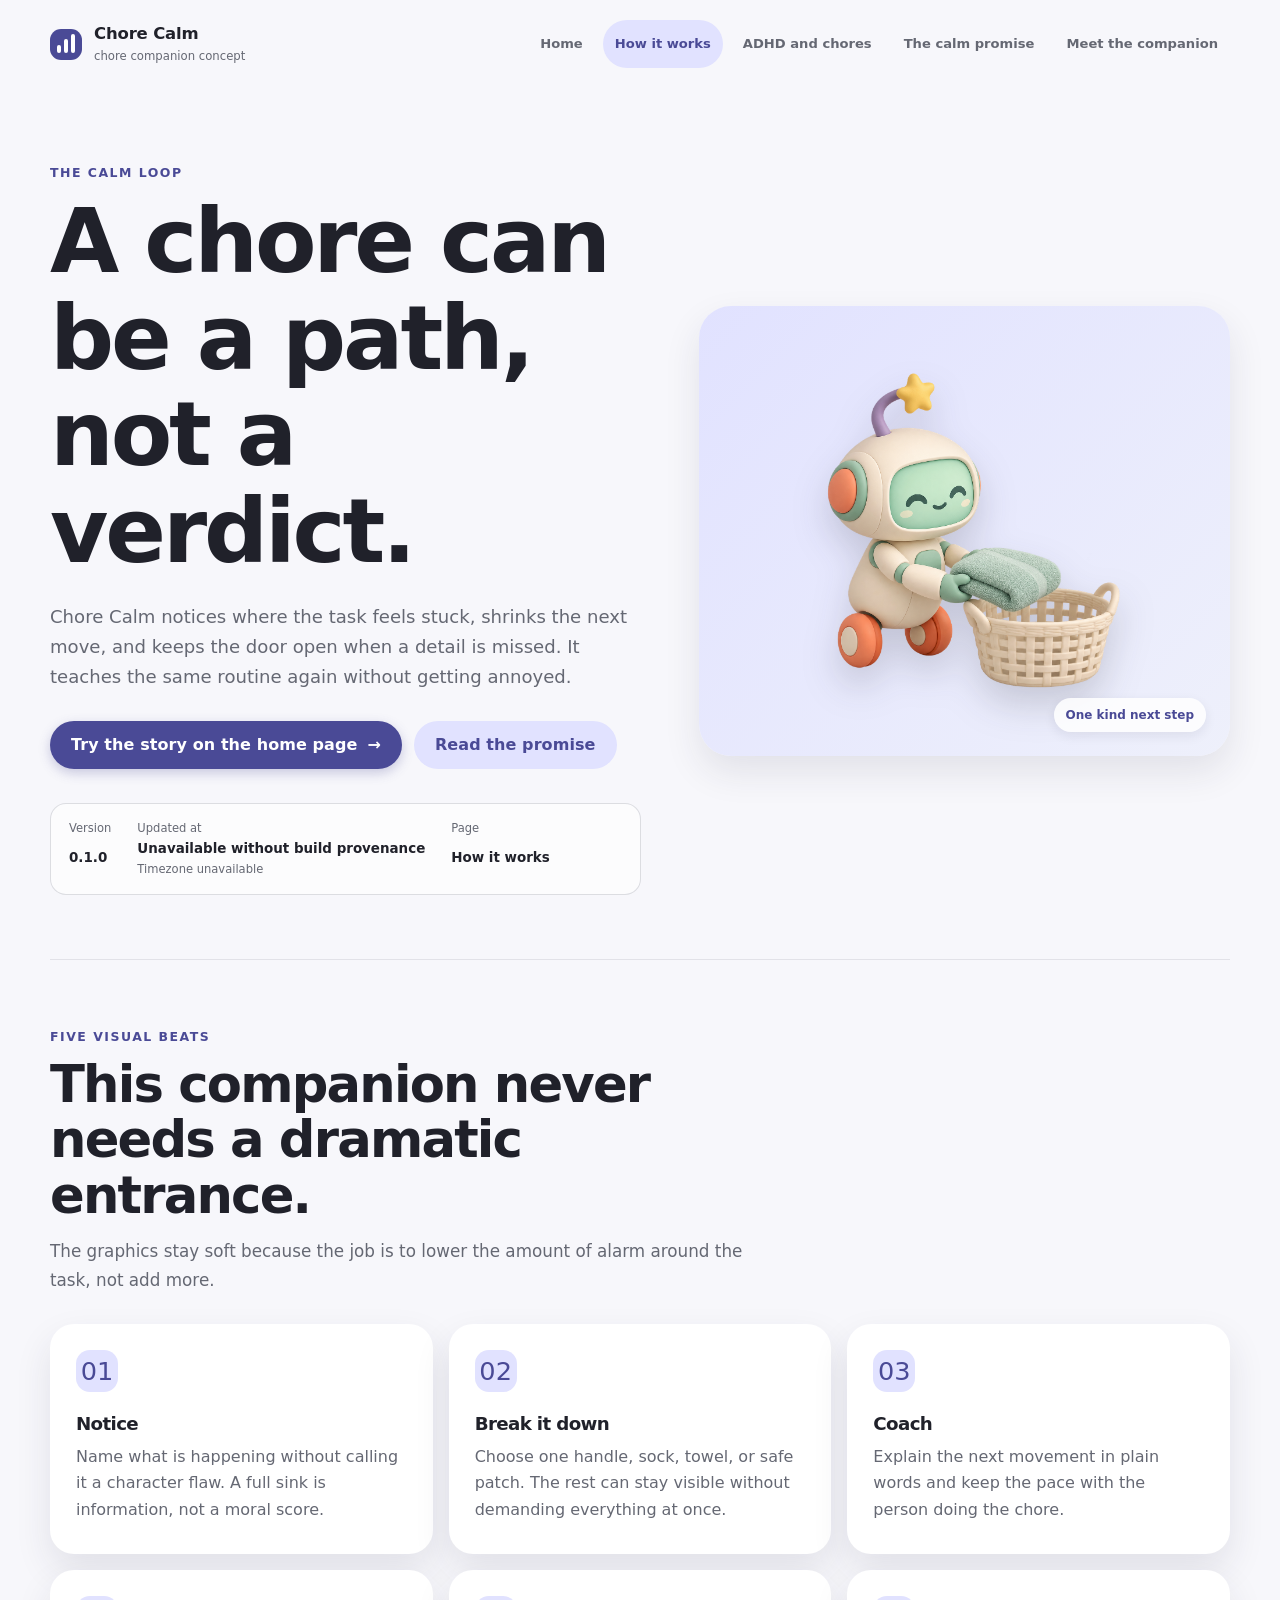
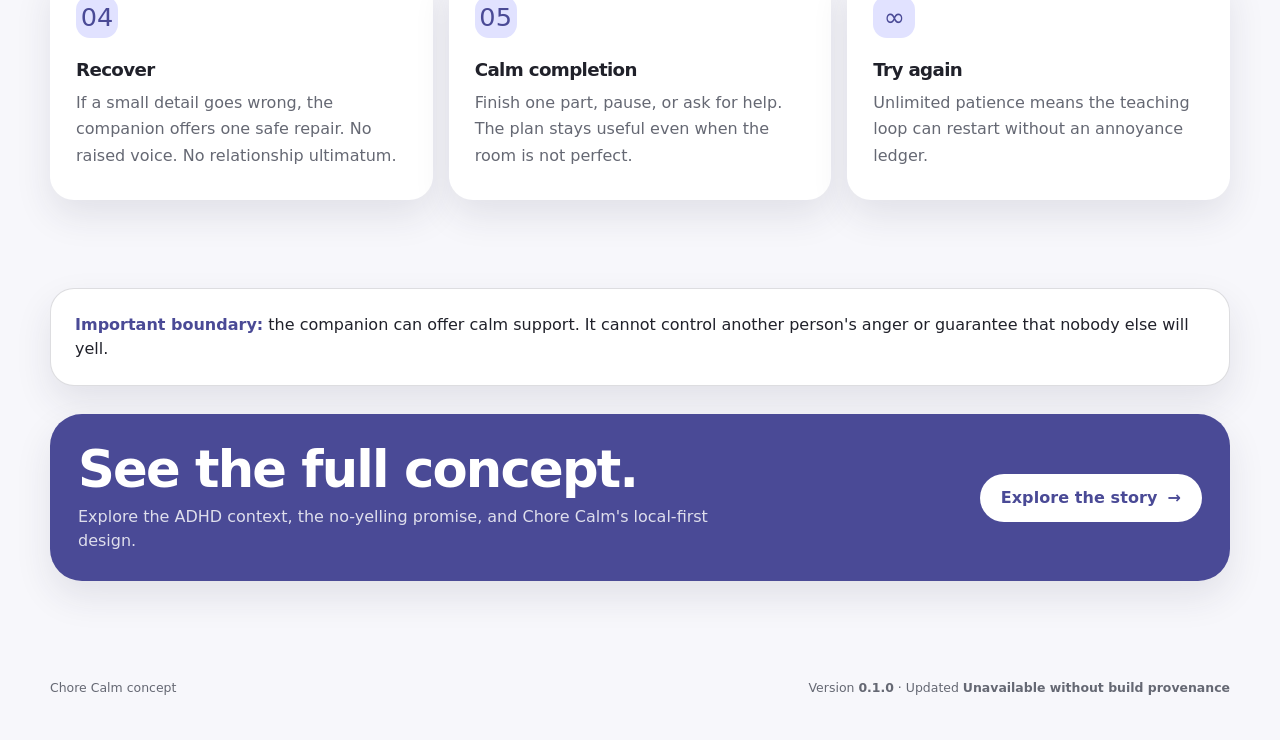
<file: how-it-works.html>
<!doctype html>
<html lang="en">
  <head>
    <meta charset="utf-8" />
    <meta name="viewport" content="width=device-width, initial-scale=1" />
    <meta name="robots" content="noindex, nofollow, noarchive" />
    <meta name="theme-color" content="#f6f7fb" />
    <meta name="description" content="See how Chore Calm turns a forgotten or imperfect chore into one calm next step." />
    <meta property="og:title" content="How Chore Calm works" />
    <meta property="og:description" content="Five calm steps for noticing, breaking down, coaching, recovering, and trying again." />
    <meta property="og:url" content="https://ding-ding-projects.github.io/chore-calm/how-it-works.html" />
    <meta property="og:type" content="website" />
    <meta property="og:site_name" content="Chore Calm" />
    <meta property="og:image" content="https://ding-ding-projects.github.io/chore-calm/social-preview.png" />
    <meta property="og:image:width" content="1200" /><meta property="og:image:height" content="630" />
    <meta property="og:image:alt" content="Chore Calm robot beside a five-step reset path" />
    <meta name="twitter:card" content="summary_large_image" />
    <title>How Chore Calm works | Chore Calm</title>
    <link rel="icon" href="favicon.svg" type="image/svg+xml" />
    <link rel="stylesheet" href="styles.css" />
  </head>
  <body>
    <a class="skip-link" href="#main-content">Skip to content</a>
    <div class="app-shell">
      <header class="top-bar" aria-label="Page header">
        <md-link class="brand" href="index.html" aria-label="Chore Calm home"><span class="brand-mark" aria-hidden="true"><span></span><span></span><span></span></span><span><strong>Chore Calm</strong><small>chore companion concept</small></span></md-link>
        <nav class="page-nav" aria-label="Marketing pages"><md-link href="index.html">Home</md-link><md-link href="how-it-works.html" aria-current="page">How it works</md-link><md-link href="adhd-and-chores.html">ADHD and chores</md-link><md-link href="calm-promise.html">The calm promise</md-link><md-link href="about-robot.html">Meet the companion</md-link></nav>
      </header>
      <main id="main-content" class="marketing-page" tabindex="-1">
        <section class="marketing-hero section-wrap" aria-labelledby="how-title">
          <div><p class="eyebrow">The calm loop</p><h1 id="how-title">A chore can be a path, not a verdict.</h1><p class="hero-lede">Chore Calm notices where the task feels stuck, shrinks the next move, and keeps the door open when a detail is missed. It teaches the same routine again without getting annoyed.</p><div class="hero-actions"><md-button class="button button-filled" href="index.html#story">Try the story on the home page <span aria-hidden="true">→</span></md-button><md-button class="button button-tonal" href="calm-promise.html">Read the promise</md-button></div><div class="provenance-card" aria-label="Page provenance"><div><span class="meta-label">Version</span><strong data-version>0.1.0</strong></div><div><span class="meta-label">Updated at</span><strong data-updated>Unavailable</strong><small class="meta-label" data-timezone>Timezone unavailable</small></div><div><span class="meta-label">Page</span><strong>How it works</strong></div></div></div>
          <div class="marketing-hero-art"><img src="assets/chore-calm-first-step.png" alt="The Chore Calm robot placing a folded towel into a basket" /><span class="graphic-badge">One kind next step</span></div>
        </section>
        <section class="section-wrap graphics-section" aria-labelledby="steps-title"><div class="section-heading"><p class="eyebrow">Five visual beats</p><h2 id="steps-title">This companion never needs a dramatic entrance.</h2><p class="section-lede">The graphics stay soft because the job is to lower the amount of alarm around the task, not add more.</p></div><div class="marketing-grid">
          <md-card class="marketing-card"><span class="large-icon" aria-hidden="true">01</span><h3>Notice</h3><p>Name what is happening without calling it a character flaw. A full sink is information, not a moral score.</p></md-card>
          <md-card class="marketing-card"><span class="large-icon" aria-hidden="true">02</span><h3>Break it down</h3><p>Choose one handle, sock, towel, or safe patch. The rest can stay visible without demanding everything at once.</p></md-card>
          <md-card class="marketing-card"><span class="large-icon" aria-hidden="true">03</span><h3>Coach</h3><p>Explain the next movement in plain words and keep the pace with the person doing the chore.</p></md-card>
          <md-card class="marketing-card"><span class="large-icon" aria-hidden="true">04</span><h3>Recover</h3><p>If a small detail goes wrong, the companion offers one safe repair. No raised voice. No relationship ultimatum.</p></md-card>
          <md-card class="marketing-card"><span class="large-icon" aria-hidden="true">05</span><h3>Calm completion</h3><p>Finish one part, pause, or ask for help. The plan stays useful even when the room is not perfect.</p></md-card>
          <md-card class="marketing-card promise-card-primary"><span class="large-icon" aria-hidden="true">∞</span><h3>Try again</h3><p>Unlimited patience means the teaching loop can restart without an annoyance ledger.</p></md-card>
        </div></section>
        <section class="section-wrap marketing-band" aria-label="Important boundary"><strong>Important boundary:</strong> the companion can offer calm support. It cannot control another person's anger or guarantee that nobody else will yell.</section>
<section class="section-wrap marketing-cta"><div><h2>See the full concept.</h2><p>Explore the ADHD context, the no-yelling promise, and Chore Calm's local-first design.</p></div><md-button class="button button-tonal" href="adhd-and-chores.html">Explore the story <span aria-hidden="true">→</span></md-button></section>
      </main>
      <footer class="footer section-wrap"><span>Chore Calm concept</span><span>Version <strong data-version>0.1.0</strong> · Updated <strong data-updated>unavailable</strong></span></footer>
    </div>
    <script src="build-provenance.js"></script><script src="md3-components.js"></script><script src="marketing-page.js"></script>
  </body>
</html>
</file>
<file: styles.css>
:root {
  color-scheme: light;
  --bg: #f7f7fb;
  --surface: #ffffff;
  --surface-container: #eef0fb;
  --surface-high: #e5e7f4;
  --ink: #20212a;
  --muted: #656873;
  --outline: #777985;
  --primary: #4a4a96;
  --on-primary: #ffffff;
  --primary-soft: #e1e2ff;
  --secondary: #5d5c70;
  --tertiary: #87506f;
  --tertiary-soft: #ffd8ea;
  --success: #216a50;
  --shadow: 0 16px 36px rgba(43, 43, 70, 0.1);
  --radius-xl: 32px;
  --radius-lg: 24px;
  --radius-md: 16px;
  --radius-sm: 10px;
  --max-width: 1180px;
  --focus: 0 0 0 3px var(--surface), 0 0 0 6px #6868c0;
  font-family: Inter, ui-sans-serif, system-ui, -apple-system, BlinkMacSystemFont, "Segoe UI", sans-serif;
  line-height: 1.5;
  font-weight: 400;
  font-synthesis: none;
  text-rendering: optimizeLegibility;
}

:root[data-theme="dark"] {
  color-scheme: dark;
  --bg: #12131a;
  --surface: #1c1d25;
  --surface-container: #242535;
  --surface-high: #2b2c3f;
  --ink: #e6e1ea;
  --muted: #c4c1ca;
  --outline: #91919f;
  --primary: #c4c3ff;
  --on-primary: #292967;
  --primary-soft: #34346a;
  --secondary: #c8c5d8;
  --tertiary: #f3b1d3;
  --tertiary-soft: #632f50;
  --success: #7ed8af;
  --shadow: 0 16px 36px rgba(0, 0, 0, 0.26);
  --focus: 0 0 0 3px var(--surface), 0 0 0 6px #aaa9ff;
}

* { box-sizing: border-box; }
html { scroll-behavior: smooth; }
body { margin: 0; background: var(--bg); color: var(--ink); }
button, md-button, md-link, md-icon-button, md-step-marker, md-select, md-slider, md-switch, md-file-picker, md-search, input, select { font: inherit; }
button, md-button, md-icon-button, md-step-marker, md-select, md-slider, md-switch, md-file-picker, md-search, select, input[type="range"], input[type="checkbox"], .file-picker { min-height: 48px; }
button, md-button, md-icon-button, md-step-marker, md-select, md-slider, md-switch, md-file-picker, md-search, select, .file-picker { cursor: pointer; }
button:focus-visible, md-button:focus-visible, md-link:focus-visible, md-icon-button:focus-visible, md-step-marker:focus-visible, md-select:focus-visible, md-slider:focus-visible, md-switch:focus-visible, md-file-picker:focus-visible, md-search:focus-visible, a:focus-visible, select:focus-visible, input:focus-visible, .file-picker:focus-within { outline: none; box-shadow: var(--focus); }
a { color: inherit; }
.skip-link { position: fixed; z-index: 20; left: 16px; top: -60px; padding: 12px 16px; background: var(--primary); color: var(--on-primary); border-radius: 12px; text-decoration: none; }
.skip-link:focus { top: 16px; }
.app-shell { min-height: 100vh; overflow: hidden; }
.section-wrap { width: min(calc(100% - 48px), var(--max-width)); margin-inline: auto; }
.top-bar { display: flex; align-items: center; justify-content: space-between; width: min(calc(100% - 48px), var(--max-width)); min-height: 88px; margin: auto; }
.brand { display: inline-flex; align-items: center; gap: 12px; text-decoration: none; }
.brand strong { display: block; font-size: 1.03rem; letter-spacing: -0.01em; }
.brand small { display: block; color: var(--muted); font-size: 0.73rem; margin-top: 1px; }
.brand-mark { display: inline-flex; align-items: end; gap: 3px; height: 31px; padding: 7px; background: var(--primary); border-radius: 11px; }
.brand-mark span { display: block; width: 4px; border-radius: 5px; background: var(--on-primary); }
.brand-mark span:nth-child(1) { height: 8px; }.brand-mark span:nth-child(2) { height: 14px; }.brand-mark span:nth-child(3) { height: 19px; }
.top-actions { display: flex; align-items: center; gap: 10px; }.concept-chip { padding: 7px 12px; border-radius: 99px; color: var(--primary); background: var(--primary-soft); font-size: 0.78rem; font-weight: 700; }
.icon-button { display: inline-grid; place-items: center; width: 48px; padding: 0; border: 0; border-radius: 50%; background: transparent; color: var(--ink); font-size: 1.15rem; }
.icon-button:hover { background: var(--surface-high); }
.hero { display: grid; grid-template-columns: 1.02fr 0.98fr; gap: 72px; align-items: center; min-height: 610px; padding-top: 48px; padding-bottom: 64px; }
.eyebrow { margin: 0 0 12px; color: var(--primary); font-size: 0.78rem; font-weight: 800; letter-spacing: 0.12em; line-height: 1.2; text-transform: uppercase; }
h1, h2, h3, p { margin-top: 0; } h1, h2, h3 { letter-spacing: -0.035em; line-height: 1.08; } h1 { max-width: 650px; margin-bottom: 22px; font-size: clamp(3rem, 7vw, 5.85rem); font-weight: 760; } h2 { margin-bottom: 14px; font-size: clamp(2rem, 4vw, 3.3rem); } h3 { margin-bottom: 8px; font-size: 1.14rem; }
.hero-lede { max-width: 610px; margin-bottom: 28px; color: var(--muted); font-size: 1.13rem; line-height: 1.67; }
.hero-actions { display: flex; flex-wrap: wrap; gap: 12px; margin-bottom: 34px; }.button { display: inline-flex; align-items: center; justify-content: center; gap: 10px; padding: 0 20px; border: 1px solid transparent; border-radius: 999px; font-weight: 750; letter-spacing: 0.005em; transition: transform .18s ease, box-shadow .18s ease, background .18s ease; }.button:hover { transform: translateY(-1px); }.button-filled { background: var(--primary); color: var(--on-primary); box-shadow: 0 4px 12px color-mix(in srgb, var(--primary) 28%, transparent); }.button-tonal { background: var(--primary-soft); color: var(--primary); }.button-outlined { border-color: var(--outline); background: transparent; color: var(--ink); }.text-button { min-height: 40px; padding: 5px 10px; border: 0; border-radius: 9px; background: transparent; color: var(--primary); font-weight: 750; }.text-button:hover { background: var(--primary-soft); }
.provenance-card { display: flex; flex-wrap: wrap; gap: 17px 26px; padding: 16px 18px; border: 1px solid color-mix(in srgb, var(--outline) 24%, transparent); border-radius: var(--radius-md); background: color-mix(in srgb, var(--surface) 60%, transparent); }.provenance-card > div { display: grid; gap: 2px; }.meta-label { color: var(--muted); font-size: 0.72rem; }.provenance-card strong { font-size: 0.84rem; font-weight: 700; }
.hero-visual { display: grid; place-items: center; }.orbital-card { width: min(100%, 500px); overflow: hidden; border: 1px solid color-mix(in srgb, var(--outline) 18%, transparent); border-radius: var(--radius-xl); background: var(--surface-container); box-shadow: var(--shadow); }.orbital-label, .orbital-footer { display: flex; align-items: center; justify-content: space-between; padding: 20px 24px; color: var(--muted); font-size: 0.83rem; }.orbital-label { color: var(--ink); font-weight: 750; }.status-dot { display: inline-block; width: 9px; height: 9px; margin-right: 8px; border-radius: 50%; background: var(--success); box-shadow: 0 0 0 5px color-mix(in srgb, var(--success) 16%, transparent); }.orbital-art { display: block; width: 100%; height: auto; padding: 0 20px; }.orbit-path { fill: none; stroke: var(--primary); stroke-dasharray: 7 12; stroke-linecap: round; stroke-width: 3; opacity: .72; animation: draw-path 4s ease-in-out infinite alternate; }.path-node { fill: var(--surface); stroke: var(--primary); stroke-width: 4; animation: node-breathe 2.6s ease-in-out infinite; }.node-two { animation-delay: .25s; }.node-three { animation-delay: .5s; }.node-four { animation-delay: .75s; }.node-five { animation-delay: 1s; }.robot { transform-box: fill-box; transform-origin: center; animation: robot-float 3.8s ease-in-out infinite; }.robot-shadow { fill: color-mix(in srgb, var(--ink) 15%, transparent); }.robot-body { fill: var(--primary); }.robot-head { fill: var(--surface); stroke: var(--primary); stroke-width: 4; }.robot-eye { fill: var(--primary); }.robot-smile, .robot-antenna, .robot-arm { fill: none; stroke: var(--primary); stroke-linecap: round; stroke-width: 4; }.robot-light { fill: var(--tertiary); }.sparkle path { fill: none; stroke: var(--tertiary); stroke-linecap: round; stroke-width: 4; }.sparkle-one { animation: sparkle 2.5s ease-in-out infinite; }.sparkle-two { animation: sparkle 2.5s ease-in-out .8s infinite; }
.promise-section, .story-section, .controls-section, .closing-section { padding-block: 82px; }.promise-section { border-top: 1px solid color-mix(in srgb, var(--outline) 16%, transparent); }.section-heading { max-width: 700px; margin-bottom: 30px; }.promise-grid { display: grid; grid-template-columns: repeat(3, 1fr); gap: 16px; }.promise-card { min-height: 270px; padding: 28px; border-radius: var(--radius-lg); background: var(--surface); box-shadow: 0 2px 2px color-mix(in srgb, var(--ink) 5%, transparent); }.promise-card-primary { background: var(--tertiary-soft); }.promise-card p { color: var(--muted); line-height: 1.65; }.promise-card-primary p { color: color-mix(in srgb, var(--ink) 76%, transparent); }.large-icon { display: inline-grid; place-items: center; width: 42px; height: 42px; margin-bottom: 22px; border-radius: 14px; background: var(--primary-soft); color: var(--primary); font-size: 1.6rem; }.boundary-note { padding-top: 16px; border-top: 1px solid color-mix(in srgb, var(--ink) 18%, transparent); font-size: .92rem; }
.story-section { border-top: 1px solid color-mix(in srgb, var(--outline) 16%, transparent); }.story-header { display: flex; align-items: end; justify-content: space-between; gap: 24px; }.story-tools { display: flex; align-items: center; flex-wrap: wrap; justify-content: end; gap: 14px; }.switch-label { display: inline-flex; align-items: center; gap: 9px; min-height: 48px; color: var(--ink); font-size: .88rem; font-weight: 700; }.switch-label md-switch { flex: 0 0 42px; }
.scenario-bar { display: flex; align-items: end; gap: 22px; margin-top: 28px; padding: 20px; border-radius: var(--radius-md); background: var(--surface-container); }.scenario-bar label { display: grid; gap: 6px; min-width: min(100%, 285px); }.field-label { color: var(--muted); font-size: .76rem; font-weight: 800; text-transform: uppercase; letter-spacing: .08em; }.scenario-bar md-select, .field-row md-select { width: 100%; min-height: 48px; }.scenario-bar p { margin: 0; color: var(--muted); font-size: .95rem; }
.story-layout { display: grid; grid-template-columns: minmax(0, 1fr) 330px; gap: 54px; align-items: start; margin-top: 38px; }.story-rail { position: relative; }.rail-line { position: absolute; left: 20px; top: 22px; bottom: 22px; width: 2px; background: color-mix(in srgb, var(--primary) 24%, transparent); }.story-steps { display: grid; gap: 12px; position: relative; list-style: none; margin: 0; padding: 0; }.story-step { display: grid; grid-template-columns: 42px 1fr; gap: 18px; align-items: start; min-height: 104px; padding: 12px 14px 18px 0; border-radius: 18px; transition: background .28s ease, transform .28s ease; }.story-step.is-current { background: var(--surface); transform: translateX(5px); }.step-marker { display: grid; place-items: center; width: 42px; height: 42px; border: 3px solid var(--primary); border-radius: 50%; background: var(--bg); color: var(--primary); font-weight: 800; z-index: 1; }.story-step.is-current .step-marker { background: var(--primary); color: var(--on-primary); box-shadow: 0 0 0 6px var(--primary-soft); }.story-step h3 { margin: 0 0 5px; font-size: 1.15rem; }.story-step p { max-width: 620px; margin: 0; color: var(--muted); }.story-step .secondary-copy { display: none; margin-top: 4px; font-size: .9rem; }.lang-zh .primary-copy { display: none; }.lang-zh .secondary-copy { display: block; }.lang-bilingual .secondary-copy { display: block; }
.narration-card { position: sticky; top: 22px; padding: 24px; border-radius: var(--radius-lg); background: var(--primary); color: var(--on-primary); box-shadow: var(--shadow); }.narration-topline { color: color-mix(in srgb, var(--on-primary) 76%, transparent); font-size: .8rem; font-weight: 750; }.narration-card .status-dot { background: #b5efc6; box-shadow: 0 0 0 5px rgba(181,239,198,.16); }.narration-card p { min-height: 130px; margin: 28px 0 24px; font-size: 1.25rem; font-weight: 700; line-height: 1.35; }.narration-progress { height: 6px; overflow: hidden; border-radius: 99px; background: color-mix(in srgb, var(--on-primary) 26%, transparent); }.narration-progress span { display: block; width: 20%; height: 100%; border-radius: inherit; background: var(--on-primary); transition: width .3s ease; }.narration-footer { display: flex; align-items: center; justify-content: space-between; gap: 12px; margin-top: 14px; color: color-mix(in srgb, var(--on-primary) 82%, transparent); font-size: .83rem; }.narration-footer .text-button { color: var(--on-primary); }
.controls-section { border-top: 1px solid color-mix(in srgb, var(--outline) 16%, transparent); }.control-grid { display: grid; grid-template-columns: repeat(3, 1fr); gap: 16px; }.control-card { display: flex; gap: 18px; padding: 24px; border-radius: var(--radius-lg); background: var(--surface); }.control-card p { margin-bottom: 0; color: var(--muted); font-size: .93rem; line-height: 1.6; }.control-card-icon { display: grid; place-items: center; flex: 0 0 42px; width: 42px; height: 42px; border-radius: 13px; background: var(--surface-container); color: var(--primary); font-size: 1.45rem; }.closing-section { padding-top: 24px; }.closing-card { display: flex; align-items: center; justify-content: space-between; gap: 32px; padding: 44px; border-radius: var(--radius-xl); background: var(--surface-container); }.closing-card p:not(.eyebrow) { max-width: 700px; margin: 0; color: var(--muted); line-height: 1.7; }.footer { display: flex; justify-content: space-between; gap: 20px; padding-block: 28px 42px; color: var(--muted); font-size: .78rem; }
.toast-region { position: fixed; right: 20px; bottom: 20px; z-index: 25; display: grid; gap: 10px; width: min(360px, calc(100% - 40px)); }.toast { padding: 15px 17px; border: 1px solid color-mix(in srgb, var(--outline) 30%, transparent); border-radius: 15px; background: var(--surface); color: var(--ink); box-shadow: var(--shadow); animation: toast-in .25s ease both; }.toast strong { display: block; margin-bottom: 3px; }.toast p { margin: 0; color: var(--muted); font-size: .88rem; }
.surface-dialog { width: min(680px, calc(100% - 32px)); max-height: min(760px, calc(100dvh - 32px)); padding: 0; overflow: hidden; border: 1px solid color-mix(in srgb, var(--outline) 35%, transparent); border-radius: var(--radius-xl); background: var(--surface); color: var(--ink); box-shadow: 0 24px 70px rgba(0,0,0,.3); }.surface-dialog::backdrop { background: rgba(18, 19, 26, .48); backdrop-filter: blur(4px); }.dialog-header { display: flex; align-items: start; justify-content: space-between; gap: 18px; padding: 28px 30px 18px; }.dialog-header h2 { margin-bottom: 0; }.dialog-scroll { max-height: min(570px, calc(100dvh - 188px)); overflow: auto; padding: 0 30px 22px; }.settings-group { padding-block: 20px; border-top: 1px solid color-mix(in srgb, var(--outline) 20%, transparent); }.settings-group h3 { margin-bottom: 16px; font-size: 1.1rem; }.settings-copy { margin: 0 0 16px; color: var(--muted); font-size: .9rem; }.field-row { display: grid; grid-template-columns: 1fr minmax(170px, 230px); align-items: center; gap: 18px; min-height: 68px; }.field-row > span { display: grid; gap: 3px; }.field-row small { color: var(--muted); font-size: .78rem; }.field-row input[type="range"] { width: 100%; accent-color: var(--primary); }.full-row { width: 100%; margin-top: 10px; }.file-picker { display: flex; align-items: center; gap: 12px; flex-wrap: wrap; color: var(--muted); }.file-picker input { position: absolute; width: 1px; height: 1px; overflow: hidden; clip: rect(0 0 0 0); white-space: nowrap; }.file-picker .button { min-height: 48px; }.dialog-actions { display: flex; justify-content: end; padding: 14px 30px 24px; border-top: 1px solid color-mix(in srgb, var(--outline) 20%, transparent); }.palette-dialog { width: min(620px, calc(100% - 32px)); }.palette-search { display: flex; align-items: center; gap: 10px; margin: 0 30px 12px; padding: 0 14px; border: 1px solid var(--outline); border-radius: 14px; }.palette-search input { width: 100%; min-height: 52px; border: 0; outline: 0; background: transparent; color: var(--ink); }.palette-results { display: grid; gap: 6px; min-height: 90px; max-height: 330px; overflow: auto; margin: 0; padding: 0 30px; list-style: none; }.palette-results button { display: flex; align-items: center; justify-content: space-between; width: 100%; min-height: 54px; padding: 0 14px; border: 0; border-radius: 12px; background: transparent; color: var(--ink); text-align: left; }.palette-results button:hover, .palette-results button[aria-selected="true"] { background: var(--primary-soft); }.palette-results small { color: var(--muted); }.palette-hint { margin: 18px 30px 24px; color: var(--muted); font-size: .76rem; }.palette-hint kbd { display: inline-block; margin-right: 4px; padding: 2px 5px; border: 1px solid var(--outline); border-radius: 4px; font-family: inherit; }
@keyframes draw-path { from { stroke-dashoffset: 0; } to { stroke-dashoffset: -38; } } @keyframes node-breathe { 0%,100% { transform: scale(1); transform-origin: center; } 50% { transform: scale(1.12); transform-origin: center; } } @keyframes robot-float { 0%,100% { transform: translateY(0); } 50% { transform: translateY(-7px); } } @keyframes sparkle { 0%,100% { opacity: .25; transform: scale(.7); transform-origin: center; } 50% { opacity: 1; transform: scale(1); transform-origin: center; } } @keyframes toast-in { from { opacity: 0; transform: translateY(8px); } to { opacity: 1; transform: translateY(0); } }
@media (prefers-reduced-motion: reduce) { *, *::before, *::after { scroll-behavior: auto !important; animation-duration: .001ms !important; animation-iteration-count: 1 !important; transition-duration: .001ms !important; } }
@media (max-width: 880px) { .hero { grid-template-columns: 1fr; gap: 34px; min-height: auto; }.hero-copy { max-width: 700px; }.hero-visual { justify-items: start; }.promise-grid, .control-grid { grid-template-columns: 1fr 1fr; }.promise-card-primary { grid-column: 1 / -1; }.story-layout { grid-template-columns: 1fr; gap: 28px; }.narration-card { position: relative; top: auto; }.narration-card p { min-height: auto; }.closing-card { align-items: start; flex-direction: column; } }
@media (max-width: 600px) { .section-wrap, .top-bar { width: min(calc(100% - 32px), var(--max-width)); }.top-bar { min-height: 76px; }.concept-chip { display: none; }.hero { padding-top: 34px; padding-bottom: 36px; }.hero-lede { font-size: 1rem; }.provenance-card { display: grid; gap: 11px; }.promise-section, .story-section, .controls-section, .closing-section { padding-block: 58px; }.promise-grid, .control-grid { grid-template-columns: 1fr; }.promise-card-primary { grid-column: auto; }.story-header, .scenario-bar { align-items: start; flex-direction: column; }.story-tools { justify-content: start; }.story-step { grid-template-columns: 36px 1fr; gap: 14px; }.step-marker { width: 36px; height: 36px; }.rail-line { left: 17px; }.closing-card { padding: 28px; }.footer { align-items: start; flex-direction: column; }.field-row { grid-template-columns: 1fr; gap: 7px; padding-block: 10px; }.dialog-header, .dialog-scroll { padding-inline: 20px; }.palette-search, .palette-results { margin-inline: 20px; padding-inline: 0; }.palette-hint { margin-inline: 20px; } }
@media (max-width: 360px) { .section-wrap, .top-bar { width: calc(100% - 24px); } h1 { font-size: 2.7rem; }.hero-actions .button { width: 100%; }.story-tools .button { width: 100%; }.narration-footer { align-items: start; flex-direction: column; } }

.narration-card .tone-note { min-height: 0; margin: -10px 0 22px; color: color-mix(in srgb, var(--on-primary) 76%, transparent); font-size: .88rem; font-weight: 500; }
.surface-dialog { resize: both; }
.hero-mascot { display: block; width: 125px; height: 125px; object-fit: contain; margin: -12px 24px -6px auto; filter: drop-shadow(0 10px 12px rgba(31, 31, 45, .15)); }
.story-character { display: block; width: 100%; height: 130px; object-fit: contain; object-position: right center; margin: 8px 0 -12px; filter: drop-shadow(0 8px 10px rgba(0, 0, 0, .14)); }
.palette-results md-button { display: flex; align-items: center; justify-content: space-between; width: 100%; min-height: 54px; padding: 0 14px; border: 0; border-radius: 12px; background: transparent; color: var(--ink); text-align: left; }
.palette-results md-button:hover, .palette-results md-button[aria-selected="true"] { background: var(--primary-soft); }

/* Registered form primitives keep browser internals inside their design-system surfaces. */
md-select, md-slider, md-search { display: block; width: 100%; }
md-select, md-slider, md-search, md-file-picker { min-height: 48px; }
md-switch, md-file-picker { display: inline-flex; align-items: center; }
.field-row md-slider, .field-row md-select { width: 100%; }
.palette-search md-search { min-height: 52px; }

/* Marketing pages and registered local Material Design 3 component surfaces. */
md-button, md-link, md-icon-button { font: inherit; }
md-button, md-link, md-icon-button { display: inline-flex; align-items: center; justify-content: center; cursor: pointer; }
md-link { color: inherit; text-decoration: none; }
md-button:focus-visible, md-link:focus-visible, md-icon-button:focus-visible { outline: none; box-shadow: var(--focus); }
md-card { display: block; }
.page-nav { display: flex; align-items: center; gap: 8px; flex-wrap: nowrap; min-width: 0; max-width: 100%; overflow-x: auto; overflow-y: hidden; white-space: nowrap; scrollbar-width: thin; scrollbar-color: var(--primary) var(--surface-container); }
.page-nav md-link { min-height: 48px; padding: 10px 12px; border-radius: 999px; color: var(--muted); font-size: .82rem; font-weight: 750; }
.page-nav md-link:hover, .page-nav md-link[aria-current="page"] { color: var(--primary); background: var(--primary-soft); }
.marketing-page { padding-bottom: 70px; }
.marketing-hero { display: grid; grid-template-columns: minmax(0, 1fr) minmax(320px, .9fr); gap: 58px; align-items: center; padding-block: 78px 64px; }
.marketing-hero h1 { max-width: 720px; }
.marketing-hero .hero-lede { max-width: 680px; }
.marketing-hero-art { position: relative; min-height: 450px; display: grid; place-items: center; padding: 24px; border-radius: var(--radius-xl); background: linear-gradient(135deg, var(--primary-soft), var(--surface-container)); overflow: hidden; box-shadow: var(--shadow); }
.marketing-hero-art::before, .marketing-hero-art::after { content: ""; position: absolute; border-radius: 50%; filter: blur(2px); opacity: .55; }
.marketing-hero-art::before, .marketing-hero-art::after, .graphic-stage::before, .graphic-stage::after { display: none; }
.marketing-hero-art::before { width: 210px; height: 210px; top: -70px; right: -45px; background: var(--tertiary-soft); }
.marketing-hero-art::after { width: 140px; height: 140px; bottom: -50px; left: -25px; background: var(--primary); opacity: .18; }
.marketing-hero-art img { position: relative; z-index: 2; width: min(100%, 390px); max-height: 430px; object-fit: contain; filter: drop-shadow(0 18px 18px rgba(31, 31, 45, .18)); animation: robot-float 3.8s ease-in-out infinite; }
.marketing-hero-art .graphic-badge { position: absolute; z-index: 2; left: auto; top: auto; right: 24px; bottom: 24px; }
.section-lede { max-width: 720px; color: var(--muted); font-size: 1.05rem; line-height: 1.7; }
.marketing-band { margin-block: 18px 26px; padding: 24px; border: 1px solid color-mix(in srgb, var(--outline) 25%, transparent); border-radius: var(--radius-lg); background: var(--surface); box-shadow: var(--shadow); }
.marketing-band strong { color: var(--primary); }
.graphics-section { padding-block: 70px; border-top: 1px solid color-mix(in srgb, var(--outline) 16%, transparent); }
.graphics-grid { display: grid; grid-template-columns: repeat(2, minmax(0, 1fr)); gap: 18px; }
.graphic-card { overflow: hidden; border-radius: var(--radius-lg); background: var(--surface); box-shadow: var(--shadow); }
.graphic-card-large { grid-column: 1 / -1; display: grid; grid-template-columns: minmax(260px, .9fr) minmax(0, 1fr); }
.graphic-stage { position: relative; min-height: 240px; display: grid; place-items: center; overflow: hidden; }
.graphic-stage img { position: relative; z-index: 2; width: min(78%, 300px); height: 220px; object-fit: contain; filter: drop-shadow(0 14px 14px rgba(31, 31, 45, .16)); animation: robot-float 4.2s ease-in-out infinite; }
.graphic-stage-mint { background: linear-gradient(145deg, #dff7ed, #ebebff); }
.graphic-stage-laundry { background: linear-gradient(145deg, #eef4dd, #e4e1ff); }
.graphic-stage-reset { background: linear-gradient(145deg, #ffe5dc, #e7e0ff); }
.graphic-stage::before, .graphic-stage::after { content: ""; position: absolute; z-index: 0; border-radius: 50%; background: var(--surface); opacity: .5; }
.graphic-stage::before { width: 160px; height: 160px; top: -42px; right: -30px; }
.graphic-stage::after { width: 110px; height: 110px; bottom: -32px; left: -20px; background: var(--tertiary-soft); }
.graphic-badge { position: absolute; z-index: 2; left: 18px; top: 18px; width: max-content; max-width: calc(100% - 36px); height: fit-content; padding: 8px 12px; border-radius: 999px; background: color-mix(in srgb, var(--surface) 85%, transparent); color: var(--primary); font-size: .75rem; font-weight: 800; box-shadow: 0 4px 12px rgba(31, 31, 45, .08); }
.graphic-copy { padding: 24px; }
.graphic-copy p { margin-bottom: 0; color: var(--muted); line-height: 1.65; }
.graphic-card-loop { grid-column: 1 / -1; }
.graphic-stage-loop { min-height: 260px; padding: 18px; background: radial-gradient(circle at 20% 25%, var(--tertiary-soft), transparent 32%), linear-gradient(145deg, var(--surface-container), var(--primary-soft)); }
.graphic-stage-loop svg { width: min(100%, 500px); height: auto; }
.marketing-loop { fill: none; stroke: var(--primary); stroke-width: 5; stroke-linecap: round; stroke-dasharray: 9 13; animation: draw-path 4s ease-in-out infinite alternate; }
.graphic-stage-loop circle { fill: var(--surface); stroke: var(--primary); stroke-width: 4; animation: node-breathe 2.6s ease-in-out infinite; }
.loop-sparkle path { fill: none; stroke: var(--tertiary); stroke-width: 5; stroke-linecap: round; }
.loop-labels { position: absolute; right: 22px; bottom: 18px; left: 22px; display: flex; justify-content: space-between; color: var(--primary); font-size: .78rem; font-weight: 800; text-transform: uppercase; letter-spacing: .08em; }
.marketing-grid { display: grid; grid-template-columns: repeat(3, minmax(0, 1fr)); gap: 16px; }
.marketing-card { min-height: 230px; padding: 26px; border-radius: var(--radius-lg); background: var(--surface); box-shadow: var(--shadow); }
.marketing-card h3 { margin-bottom: 10px; }
.marketing-card p { margin-bottom: 0; color: var(--muted); line-height: 1.65; }
.marketing-cta { display: flex; align-items: center; justify-content: space-between; gap: 24px; margin-top: 28px; padding: 28px; border-radius: var(--radius-xl); background: var(--primary); color: var(--on-primary); box-shadow: var(--shadow); }
.marketing-cta h2 { margin-bottom: 8px; }
.marketing-cta p { max-width: 680px; margin-bottom: 0; color: color-mix(in srgb, var(--on-primary) 82%, transparent); }
.marketing-cta .button-tonal { background: var(--on-primary); color: var(--on-primary-container, var(--primary)); }
@media (max-width: 880px) { .marketing-hero { grid-template-columns: 1fr; }.graphic-card-large { grid-template-columns: 1fr; }.marketing-grid { grid-template-columns: 1fr 1fr; } }
@media (max-width: 600px) { .page-nav { width: 100%; justify-content: flex-start; overflow-x: auto; overflow-y: hidden; flex-wrap: nowrap; scrollbar-width: thin; scrollbar-color: var(--primary) var(--surface-container); scroll-snap-type: x proximity; }.page-nav md-link { flex: 0 0 auto; scroll-snap-align: start; }.marketing-hero { padding-block: 42px 44px; }.marketing-hero-art { min-height: 340px; }.graphics-grid, .marketing-grid { grid-template-columns: 1fr; }.marketing-cta { align-items: flex-start; flex-direction: column; }.loop-labels { font-size: .63rem; } }
</file>
